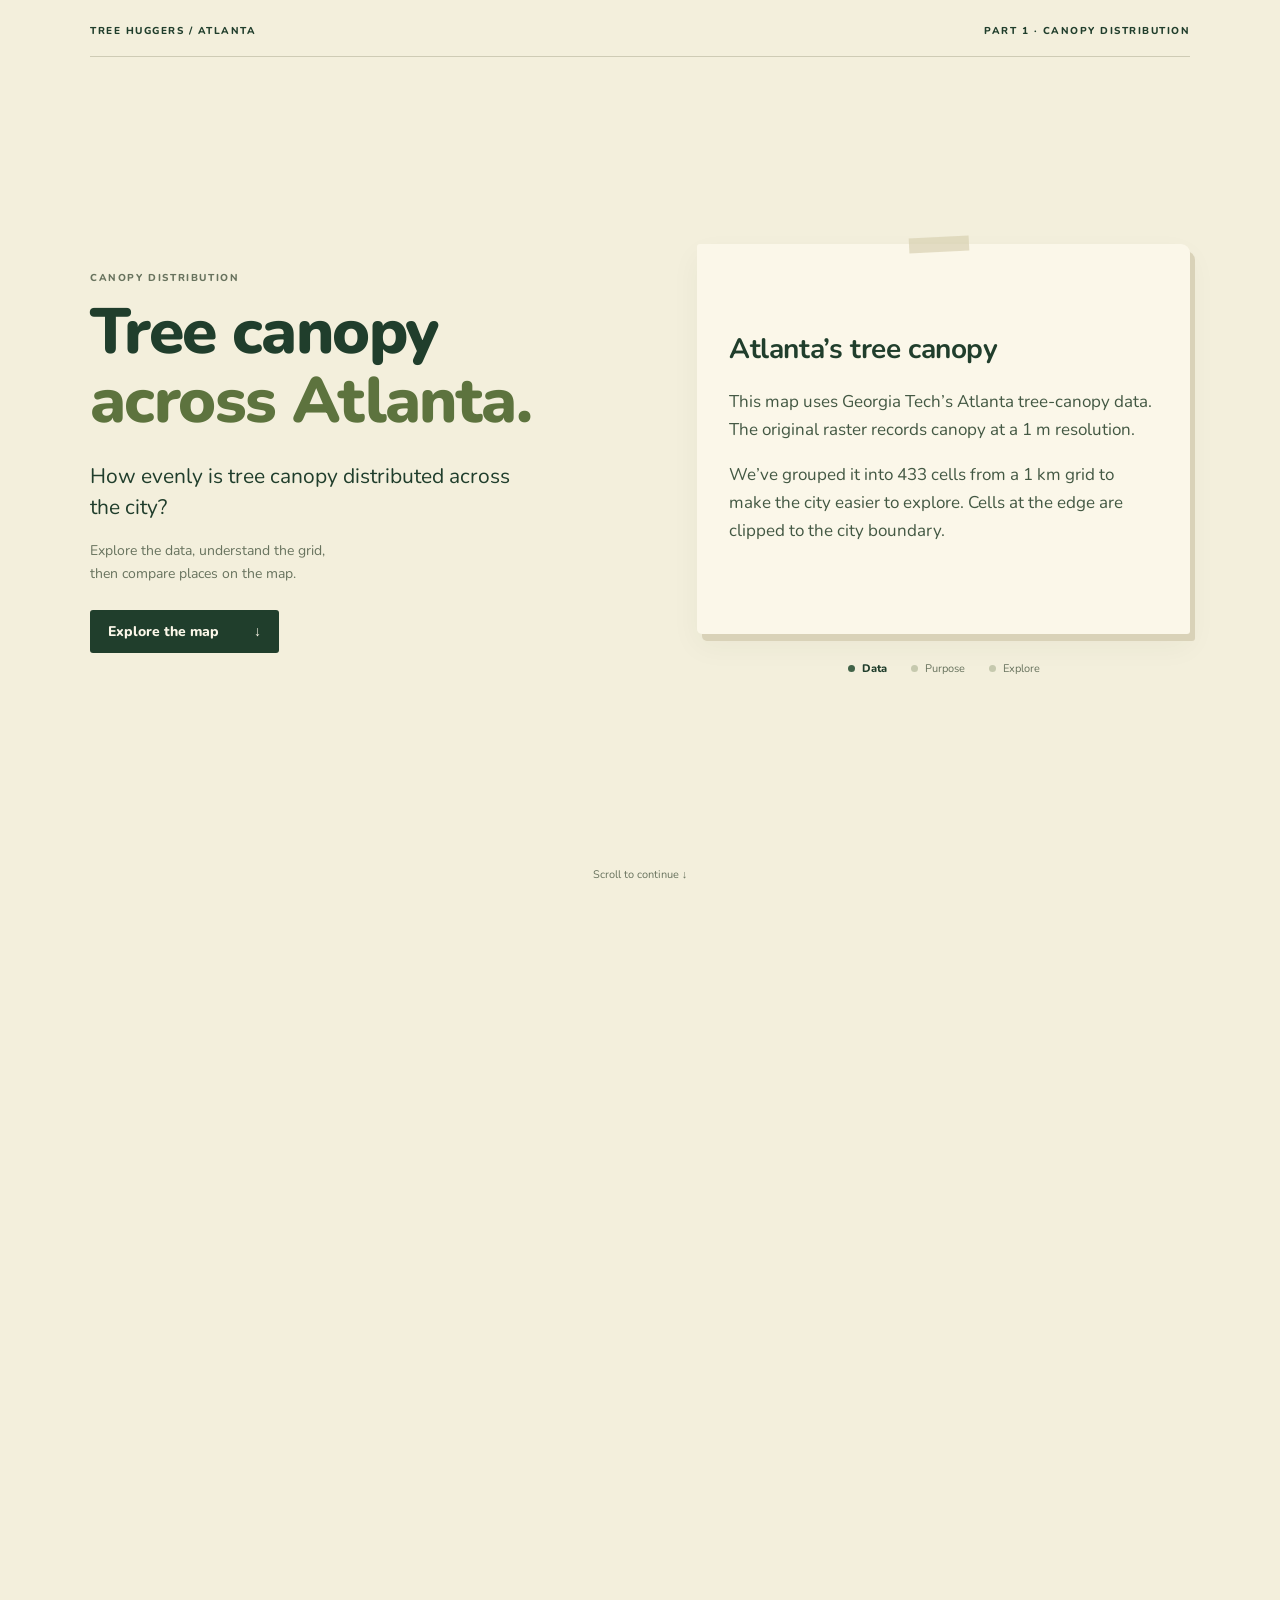
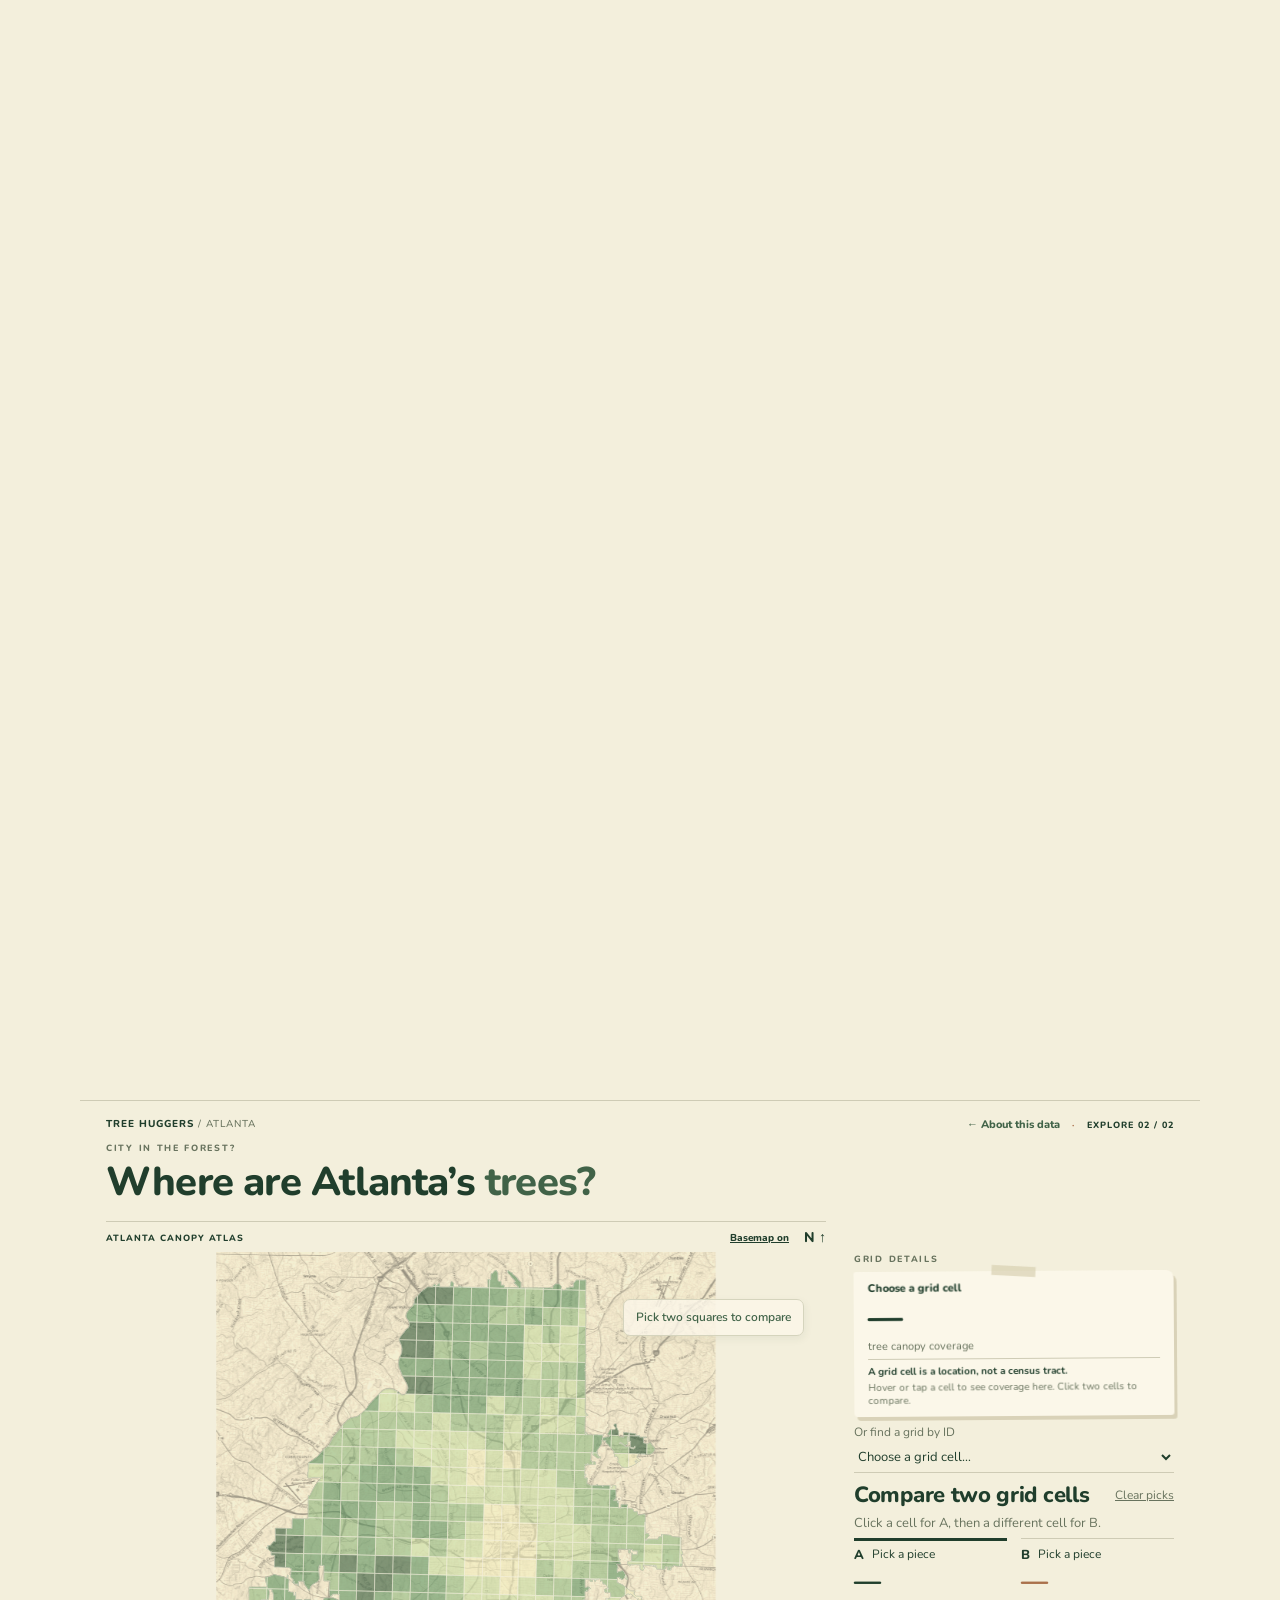
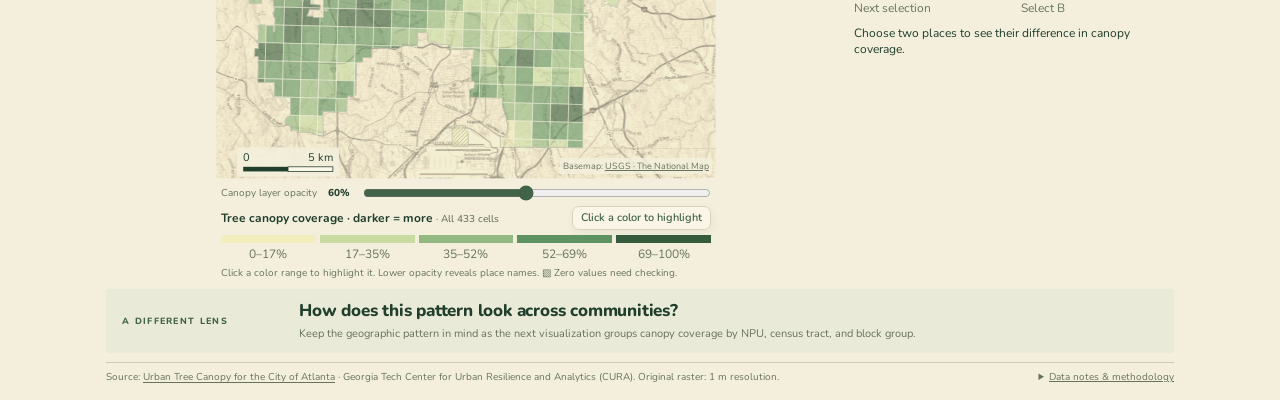
<file: prototypes/canopy-paper-map/index.html>
<!doctype html>
<html lang="en">
<head><meta charset="UTF-8"><meta name="viewport" content="width=device-width, initial-scale=1"><title>Atlanta · Tree canopy distribution</title><link rel="stylesheet" href="canopy-map.css"><script defer src="assets/d3.min.js"></script><script defer src="data.js"></script><script defer src="basemap.js"></script><script defer src="canopy-map.js"></script></head>
<body style="margin:0;background:#f3efdc">
<section id="canopy-context" class="canopy-introduction" aria-labelledby="canopy-intro-title">
 <div id="canopy-data" class="intro-scroll-stop"></div><div id="canopy-purpose" class="intro-scroll-stop"></div><div id="canopy-observe" class="intro-scroll-stop"></div>
 <div class="intro-sticky">
  <header class="intro-masthead"><span>TREE HUGGERS / ATLANTA</span><span>PART 1 · CANOPY DISTRIBUTION</span></header>
  <div class="intro-layout">
   <div class="intro-narrative"><p class="intro-kicker">CANOPY DISTRIBUTION</p><h1 id="canopy-intro-title">Tree canopy<br><em>across Atlanta.</em></h1><p class="intro-lead">How evenly is tree canopy distributed across the city?</p><p class="intro-reading-note">Explore the data, understand the grid,<br>then compare places on the map.</p><a class="explore-link" href="#canopy-chapter">Explore the map <span aria-hidden="true">↓</span></a></div>
   <div class="floating-reading">
    <div class="floating-deck" aria-label="About the canopy map">
     <article class="floating-card" data-card="0"><h2>Atlanta’s tree canopy</h2><p>This map uses Georgia Tech’s Atlanta tree-canopy data. The original raster records canopy at a 1 m resolution.</p><p>We’ve grouped it into 433 cells from a 1 km grid to make the city easier to explore. Cells at the edge are clipped to the city boundary.</p></article>
     <article class="floating-card" data-card="1" aria-hidden="true" inert><h2>Seeing the spatial pattern</h2><p>A city can look green overall while some places have much less canopy than others.</p><p>The grid keeps those places on the map, so we can see where coverage is concentrated and where the pattern changes.</p></article>
     <article class="floating-card" data-card="2" aria-hidden="true" inert><h2>How different are two places?</h2><p>Choose two cells on the map to compare their canopy coverage.</p><p>The colors show the broader pattern; the percentages show how far apart your two selected places are.</p></article>
    </div>
    <nav class="reading-progress" aria-label="Introduction topics"><a href="#canopy-data" aria-label="Read about the data" aria-current="step"><span></span>Data</a><a href="#canopy-purpose" aria-label="Read why we use a grid"><span></span>Purpose</a><a href="#canopy-observe" aria-label="Read what to notice"><span></span>Explore</a></nav>
   </div>
  </div>
  <p class="intro-scroll-note">Scroll to continue ↓</p>
 </div>
</section>
<section class="canopy-chapter" id="canopy-chapter" aria-labelledby="canopy-title">
 <header class="chapter-header"><a href="#canopy-title" class="wordmark">TREE HUGGERS <span>/ ATLANTA</span></a><span class="chapter-number"><a class="back-to-intro" href="#canopy-context">← About this data</a> <span>·</span> EXPLORE 02 / 02</span></header>
 <div class="chapter-intro"><div><p class="eyebrow">CITY IN THE FOREST?</p><h1 id="canopy-title">Where are Atlanta’s <em>trees?</em></h1></div></div>
 <div class="explorer">
  <div class="atlas">
   <div class="atlas-top"><span>ATLANTA CANOPY ATLAS</span><div class="map-tools"><button type="button" id="toggle-basemap" aria-pressed="true">Basemap on</button><span aria-label="North is up">N ↑</span></div></div>
   <div class="map-stage"><p class="interaction-nudge map-nudge" id="map-nudge">Pick two squares to compare</p><svg id="canopy-map" role="group" aria-label="Interactive canopy coverage map of Atlanta. Use arrow keys to move between grid cells and Enter to select."></svg><p class="basemap-credit" id="basemap-credit">Basemap: <a href="https://basemap.nationalmap.gov/arcgis/rest/services/USGSTopo/MapServer" target="_blank" rel="noopener noreferrer">USGS · The National Map</a></p></div>
   <div class="map-bottom"><div class="layer-opacity-control"><label for="canopy-opacity">Canopy layer opacity <output id="canopy-opacity-value" for="canopy-opacity">60%</output></label><input id="canopy-opacity" type="range" min="25" max="100" step="5" value="60" aria-label="Canopy layer opacity"></div><div class="legend-title"><span>Tree canopy coverage · darker = more <span id="filter-status" role="status">· All 433 cells</span></span><p class="interaction-nudge legend-nudge" id="legend-nudge">Click a color to highlight</p><button id="clear-filter" type="button" hidden>Show all</button></div><div id="map-legend" class="map-legend" aria-label="Filter by canopy coverage"></div><p class="legend-note">Click a color range to highlight it. Lower opacity reveals place names. ▧ Zero values need checking.</p></div>
  </div>
  <aside class="field-notes" aria-label="Grid details and comparison">
   <p class="eyebrow">GRID DETAILS</p>
   <div class="paper-note"><div class="note-top"><span id="detail-id">Choose a grid cell</span></div><p class="detail-value"><span id="detail-value">—</span><span class="percent" id="detail-unit" hidden>%</span></p><p class="value-label">tree canopy coverage</p><div class="note-bottom"><span id="detail-location">A grid cell is a location, not a census tract.</span><p id="detail-status">Hover or tap a cell to see coverage here. Click two cells to compare.</p></div></div>
   <label class="grid-picker-label" for="grid-picker">Or find a grid by ID</label><select id="grid-picker"><option value="">Choose a grid cell…</option></select>
   <div class="comparison"><div class="comparison-header"><h2>Compare two grid cells</h2><button id="reset-selection" type="button">Clear picks</button></div><p class="compare-instruction" id="selection-instruction">Select a cell for A, then another for B.</p>
    <div class="compare-slots"><button type="button" class="compare-slot" id="slot-a" aria-pressed="true"><span class="slot-label"><span class="slot-letter">A</span><span id="a-id">Pick a piece</span></span><strong id="a-value">—</strong><span class="slot-action" id="a-action">Next selection</span></button><button type="button" class="compare-slot" id="slot-b" aria-pressed="false"><span class="slot-label"><span class="slot-letter">B</span><span id="b-id">Pick a piece</span></span><strong id="b-value">—</strong><span class="slot-action" id="b-action">Select second</span></button></div>
    <div class="comparison-bars" id="comparison-bars" hidden><div class="bar-row"><span>A</span><div class="bar-track"><div id="bar-a"></div></div><span id="bar-value-a"></span></div><div class="bar-row"><span>B</span><div class="bar-track"><div id="bar-b"></div></div><span id="bar-value-b"></span></div><div class="bar-axis"><span>0%</span><span>100%</span></div></div>
    <p class="comparison-result" id="comparison-result" aria-live="polite">Choose two places to see their difference in canopy coverage.</p>
   </div>
  </aside>
 </div>
 <section class="story-bridge" aria-labelledby="bridge-title"><div class="bridge-label">A DIFFERENT LENS</div><div><h2 id="bridge-title">How does this pattern look across communities?</h2><p>Keep the geographic pattern in mind as the next visualization groups canopy coverage by NPU, census tract, and block group.</p></div></section>
 <footer class="data-footer"><p>Source: <a href="https://geospatial.gatech.edu/AtlantaUTC/" target="_blank" rel="noopener noreferrer">Urban Tree Canopy for the City of Atlanta</a> · Georgia Tech Center for Urban Resilience and Analytics (CURA). Original raster: 1 m resolution.</p><details><summary>Data notes & methodology</summary><div><p>This map displays 433 supplied polygons. The original grid spacing is 1,000 m in the source projected coordinates; displayed polygons are clipped to the city boundary. A grid cell is not a census tract or a named neighborhood.</p><p><strong>Calculation basis requires confirmation.</strong> The team reports a full 1 km² denominator. However, the supplied <code>canopy_pct</code> and <code>canopy_pct_final</code> fields differ: grid 16 reports 0.456% and 53.83%, respectively. This version displays the final field without recalculation. Do not interpret it as a verified whole-cell or clipped-area measure until the original calculation is confirmed.</p><p>Five cells report 0% while <code>canopymean</code> is null: 323, 324, 350, 351, 586. They retain their reported values and carry hatching. Zero canopy and unavailable raster data have not yet been distinguished. Comparisons involving these cells carry a verification note.</p><p>Source attribution was supplied by the team: Urban Tree Canopy for the City of Atlanta, Georgia Tech Center for Urban Resilience and Analytics (CURA); original raster resolution 1 m. The 1 km grid aggregation is the team’s processing, not the original raster resolution. Display field: canopy_pct_final. Values are displayed to one decimal place; differences use original precision. Grid IDs and row/column indices come directly from the team export. Coverage is not a direct measure of shade experienced by residents.</p></div></details></footer>
 <p class="sr-only" id="map-announcement" aria-live="polite"></p>
</section>
</body></html>
</file>
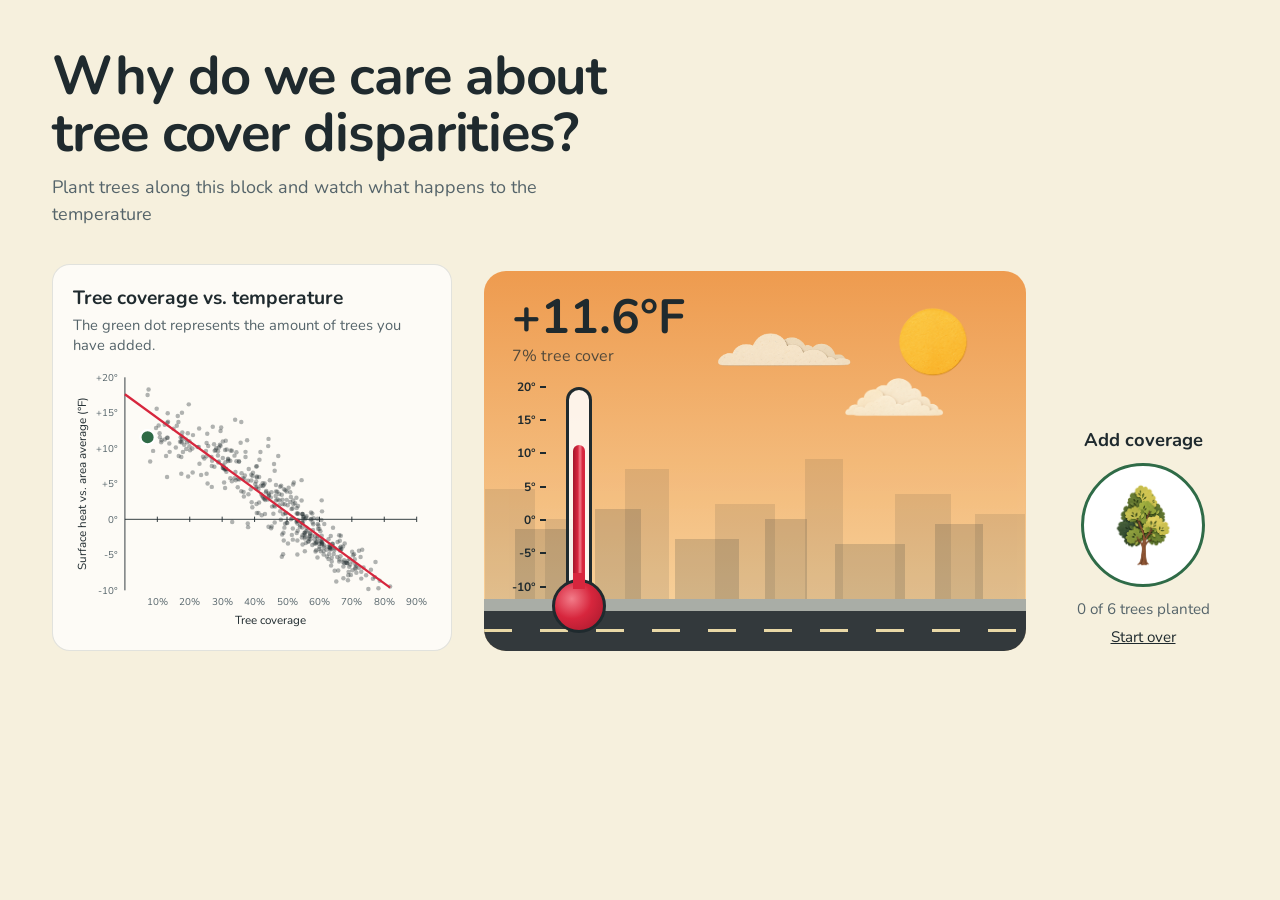
<file: prototypes/Tree-viz copy/index.html>
<!DOCTYPE html>
<html lang="en">
<head>
  <meta charset="UTF-8">
  <meta name="viewport" content="width=device-width, initial-scale=1">
  <title>Trees and Street Heat</title>
  <!-- pull fonts from Google fonts. Using Bricolage Grotesque for headings and Atkinson Hyperlegible for body text -->
  <link rel="preconnect" href="https://fonts.googleapis.com">
  <link rel="preconnect" href="https://fonts.gstatic.com" crossorigin>
  <link href="https://fonts.googleapis.com/css2?family=Nunito:wght@400;700&display=swap" rel="stylesheet">
  <style>
    /* Colors and fonts used across the page, defined once */
:root {
  --ink: #1F2A2E;
  --ink-soft: #55646A;
  --mercury: #D7263D;
  --mercury-dark: #A3172B;
  --mercury-light: #F27C89;
  --canopy: #2F6B47;
  --asphalt: #33393C;
  --sidewalk: #A9ADA6;
  --display: "Nunito", system-ui, sans-serif;
  --body: "Nunito", system-ui, sans-serif;
}

* { box-sizing: border-box; }

body {
  margin: 0;
  min-height: 100vh;
  font-family: var(--body);
  color: var(--ink);
  background-color: #F6F0DD;
}

.page {
  max-width: 1240px;
  margin: 0 auto;
  padding: 48px 32px;
}

h1 {
  font-family: var(--display);
  font-weight: 700;
  font-size: clamp(2rem, 4.5vw, 3.4rem);
  line-height: 1.05;
  letter-spacing: -0.02em;
  margin: 0 0 12px;
  max-width: 18ch;
}
.intro {
  font-size: 1.125rem;
  line-height: 1.5;
  color: var(--ink-soft);
  margin: 0 0 36px;
  max-width: 52ch;
}

/* The row: chart | scene | controls */
.stage {
  display: flex;
  align-items: flex-end;
  gap: 32px;
}

/* The add-tree control */
.controls {
  flex: 0 0 170px;
  text-align: center;
}
.controls .prompt {
  font-family: var(--display);
  font-weight: 700;
  font-size: 1.15rem;
  line-height: 1.2;
  margin: 0 0 12px;
}
#add-tree {
  width: 124px;
  height: 124px;
  padding: 16px;
  border-radius: 50%;
  background: #FFFFFF;
  border: 3px solid var(--canopy);
  cursor: pointer;
  transition: transform 0.15s ease, background 0.15s ease;
}
#add-tree img,
#add-tree svg {
  width: 100%;
  height: 100%;
  object-fit: contain;
  display: block;
}
#add-tree:hover  { background: #EEF6F0; transform: translateY(-2px); }
#add-tree:active { transform: scale(0.96); }
#add-tree:disabled {
  opacity: 0.45;
  cursor: not-allowed;
  transform: none;
  background: #FFFFFF;
}
#count {
  margin: 12px 0 4px;
  font-size: 0.95rem;
  color: var(--ink-soft);
}
#reset {
  font: inherit;
  font-size: 0.95rem;
  color: var(--ink);
  background: none;
  border: none;
  text-decoration: underline;
  cursor: pointer;
  padding: 4px;
}

/* Visible focus rings for keyboard users */
button:focus-visible {
  outline: 3px solid var(--canopy);
  outline-offset: 3px;
}

/* Street Scene */
.scene{ /* .something indicates "every element with class=something" */
    position: relative; /* frame of reference for every layer inside of the scene */
    flex: 1 1 560px;
    min-width: 0;
    max-width: 560px;
    height: 380px;
    border-radius: 22px;
    overflow: hidden; /* crop anything that sticks out of the scene */
}
.sky {
    position: absolute;
    inset: 0; /* 0 means touch all 4 edges so the sky fills the whole scene */
    transition: opacity 1.2s ease;
}
.sky-hot { background: linear-gradient(#EE9B4F, #F8D7A3); }
.sky-cool { background: linear-gradient(#C4E2EA, #EEF5EF); opacity: 0; } /* set opacity = 0 to start so we can transition to cool sky later */

#sun { /* #something indicates "the one element w id=something" */
    position: absolute;
    top: 34px;
    right: 56px;
    width: 74px;
    height: 74px;
    border-radius: 50%; /* turns the sun from a 74x74 px square into a circle by rounding its corners. at 50%, each corner curves halfway along each side --> circle */
    background: url("11_Sun.png") center / contain no-repeat;
    transition: box-shadow 1.2s ease; /* says that whenever the box-shadow chages, animate it over 1.2 seconds instead of jumping */
        /* box-shadow is the glow around the sun */
        /* 1.2s is how long each change takes, and "ease" makes this change start gently, speed up, then slow down again */
}
/* Clouds */
.cloud {
    position: absolute;
    height: auto;          /* keeps each picture's shape as its width changes */
    pointer-events: none;  /* clicks pass straight through */
}
.cloud-1 { top: 40px;  left: 230px; width: 140px; }
.cloud-2 { top: 100px; left: 360px; width: 100px; }
.skyline {
    position: absolute; /* lets us place the skyline with exact distances from the scenes edges (bc scene has position: relative) */
    left: 0; /* left edge of skyline goes at left edge of the scene */
    bottom: 52px;
    width: 100%;
    height: 150px;
}
.ground {
    position: absolute;
    left: 0;
    right: 0;
    bottom: 0;
    height: 52px;
    background: var(--asphalt); /* set fill color saved under the name "--asphalt", which is define above at the root */
}
.ground::before { /* sidewalk */
    /* before:: and after:: add extra decorative layers to one layer without more html. */
    content: "";
    position: absolute;
    top: 0; left: 0; right: 0;
    height: 12px;
    background: var(--sidewalk);
}
.ground::after { /* painted lane line */
  content: "";
  position: absolute;
  top: 30px; left: 0; right: 0;
  height: 3px;
  background: repeating-linear-gradient(90deg, #E9D8A6 0 28px, transparent 28px 56px);
}
/* trees on the sidewalk */
#tree-layer {
    position: absolute;
    left: 0;
    right: 0;
    bottom: 42px;
    top: 0;
    pointer-events: none;
}

/* Temperature readout */
.readout {
    position: absolute;
    top: 22px;
    left: 28px;
    z-index: 6; /* sets stacking order. So 6 would come after, say, 2 */
}
#temp-readout {
    font-family: var(--display);
    font-weight: 700; /* 700 is bold */
    font-size: 3rem; /* 3 times the page's base text size */
    line-height: 1; /* each line takes up 1x the font size worth of vertical space */
    font-variant-numeric: tabular-nums; /* makes every digit the same width so they don't shift as numbers change */
}
#cover-readout {
    margin-top: 4px;
    font-size: 1rem;
    opacity: 0.75;
}

/* Thermometer */
.thermo {
    position: absolute;
    left: 28px;
    bottom: 18px;
    z-index: 5;
    display: flex; /* turns thermo into a "flex container": direct children are laid out from left to right, not top to bottom. Its two children are class="scale" and class="glass" */
    align-items: flex-end; /* where the children sit vertically when they're diff heights. flex-end lines up bottom edges */
    gap: 6px; /* put 6px of speace btwn the children, so the tick marks don't touch the glass */
}
.scale {
    position: relative;
    width: 34px;
    height: 200px;
    margin-bottom: 46px;   /* lines the labels up with the tube, not the bulb */
}
.scale span{
    position: absolute;
    right: 0;
    transform: translateY(50%); /* move an element after it has been placed without disturbing other elems around it. This is used for centering the labels */
    font-size: 12px;
    font-weight: 700;
    display: flex;
    align-items: center;
    gap: 4px;
}
.scale span::after{
    content:"";
    width: 6px;
    height: 2px;
    background: var(--ink);
}
.glass {
    width: 54px;
}
.tube {
    position: relative;
    width: 26px;
    height: 200px;
    margin: 0 auto;
    background: rgba(255, 255, 255, 0.85);
    border: 3px solid var(--ink);
    border-bottom: 0;
    border-radius: 13px 13px 0 0;
    overflow: hidden;
}
#mercury {
    position: absolute;
    bottom: 0;
    left: 4px;
    right: 4px;
    height: 75%;
    border-radius: 7px 7px 0 0;
    background: linear-gradient(90deg, var(--mercury-dark), var(--mercury) 40%, var(--mercury-light) 58%, var(--mercury) 80%); /* make the flat color look round */
        /* 90deg makes the colors blend side-to-side */
        /* colors stops have the colors in order with their position across the columns width */
    transition: height 1s linear;
}
.bulb {
    position: relative;
    width: 54px;
    height: 54px;
    margin-top: -8px;
    border-radius: 50%;
    border: 3px solid var(--ink);
    background: radial-gradient(circle at 35% 35%, var(--mercury-light), var(--mercury) 45%, var(--mercury-dark));
}
.bulb::before { /* use ::before for things that belong at the start or underneath, and ::after for things that belong at the end or on top. When positioning is absolute and nothing overlaps, pick either one */
    /* joins the red column into the bulb */
    content: "";
    position: absolute;
    top: -9px;
    left: 50%;
    width: 12px;
    height: 16px;
    transform: translateX(-50%);
    background: var(--mercury);
} 

/* Trees */
.tree {
    position: absolute;
    bottom: 0;
    transform: translateX(-50%);
    transform-origin: bottom center;
    animation: plant 0.6s cubic-bezier(0.2, 0.9, 0.3, 1.2);
}
.tree img,
.tree svg {
    display: block;
    width: 100%;
    height: auto;
}
@keyframes plant { /* grow each new tree from sizo 0 to fill size over 0.6 secs */
  from { transform: translateX(-50%) scale(0); }
  to   { transform: translateX(-50%) scale(1); }
}

/* Scatterplot panel */
#chart-panel {
  flex-shrink: 0;   /* keeps the chart from getting squeezed narrower */
}

.chart-inner {
  width: 400px;
  padding: 20px 20px 12px;
  background: rgba(255, 255, 255, 0.72);
  border: 1px solid rgba(31, 42, 46, 0.12);
  border-radius: 18px;
}
.chart-inner h2 {
  font-family: var(--display);
  font-size: 1.2rem;
  margin: 0 0 4px;
}
.chart-inner p {
  margin: 0 0 8px;
  font-size: 0.92rem;
  color: var(--ink-soft);
}
@media (max-width: 1250px) {
  .stage { flex-wrap: wrap; }
  .scene { flex-basis: 100%; }
}
@media (max-width: 700px) {
  .page { padding: 32px 16px 120px; }
  .scene { height: 340px; }
  .chart-inner { width: calc(100vw - 32px); max-width: 400px; }
  #chart-panel { max-width: 100%; }
}

  </style>
</head> 

<body>
  <div class="page">
    <h1>Why do we care about tree cover disparities?</h1>
    <p class="intro">Plant trees along this block and watch what happens to the temperature</p>

    <div class="stage">
        <!-- Left: scatterplot, hidden until revealed w button-->
        <div id="chart-panel">
            <div class="chart-inner">
                <h2>Tree coverage vs. temperature</h2>
                <p>The green dot represents the amount of trees you have added.</p>
                <div id="chart"></div>
            </div>
        </div>

        <!-- Middle: street scene -->
        <div class="scene">
            <div class="sky sky-hot"></div>
            <div class="sky sky-cool" id="sky-cool"></div>
            <div id="sun"></div>
            <img class="cloud cloud-1" src="Cloud_02_Low.png" alt="">
            <img class="cloud cloud-2" src="10_Cloud.png" alt="">

        <!-- City skyline silouhette-->
        <svg class="skyline" viewBox="0 0 560 150" preserveAspectRatio="xMidYMax slice"> <!--viewBox is where we see the street scene (x, y position, then width and height) -->
            <g fill="#1F2A2E" opacity="0.10"> <!-- make the back layer of buildings -->
                <rect x="10"  y="40" width="50" height="110"/>
                <rect x="70"  y="70" width="40" height="80"/>
                <rect x="150" y="20" width="44" height="130"/>
                <rect x="240" y="55" width="60" height="95"/>
                <rect x="330" y="10" width="38" height="140"/>
                <rect x="420" y="45" width="56" height="105"/>
                <rect x="500" y="65" width="50" height="85"/>        
            </g>
            <g fill="#1F2A2E" opacity="0.16"> <!-- front layer -->
                <rect x="40"  y="80"  width="58" height="70"/>
                <rect x="120" y="60"  width="46" height="90"/>
                <rect x="200" y="90"  width="64" height="60"/>
                <rect x="290" y="70"  width="42" height="80"/>
                <rect x="360" y="95"  width="70" height="55"/>
                <rect x="460" y="75"  width="48" height="75"/>
            </g>
        </svg>

        <div id="tree-layer"></div>
        <div class="ground"></div>

        <!-- Thermometer -->
        <div class="readout">
            <div id="temp-readout">+14.3°F</div>
            <div id="cover-readout">10% tree cover</div>
        </div>

        <div class="thermo">
            <div class="scale" id="scale"></div>
            <div class="glass">
                <div class="tube"><div id="mercury"></div></div>
                <div class="bulb"></div>
            </div>
        </div>
        </div>

        <!-- Right: add-tree button-->
        <div class="controls">
            <p class="prompt">Add coverage</p>
            <button id="add-tree"></button>
            <p id="count">0 of 8 trees planted</p>
            <button id="reset">Start over</button>
        </div>

    </div>
  </div>

  <script> // list of instructions the browser runs from top to bottom
  // ---------- REAL DATA: City of Atlanta, Tree Equity Score (American Forests) ----------
  // 434 census block groups. coverage = treecanopy x 100 (%).
  // temp = temp_diff: summer heat compared with the Atlanta-area average
  //        (positive = hotter than average, negative = cooler).
 
  // Thermometer and chart scale (covers every block group: -9.8 to 18.3)
  const THERMO_MIN = -10;
  const THERMO_MAX = 20;

  const scatterData = [
    { coverage: 7.0, temp: 17.50 },
    { coverage: 7.3, temp: 18.27 },
    { coverage: 7.8, temp: 8.14 },
    { coverage: 8.7, temp: 9.64 },
    { coverage: 9.6, temp: 12.85 },
    { coverage: 9.8, temp: 15.57 },
    { coverage: 10.4, temp: 13.23 },
    { coverage: 10.7, temp: 12.13 },
    { coverage: 10.8, temp: 11.57 },
    { coverage: 11.2, temp: 10.86 },
    { coverage: 11.3, temp: 11.14 },
    { coverage: 12.3, temp: 11.23 },
    { coverage: 12.3, temp: 13.31 },
    { coverage: 12.7, temp: 8.91 },
    { coverage: 13.0, temp: 5.95 },
    { coverage: 13.0, temp: 11.50 },
    { coverage: 13.1, temp: 13.60 },
    { coverage: 13.2, temp: 11.49 },
    { coverage: 13.2, temp: 14.93 },
    { coverage: 13.3, temp: 13.73 },
    { coverage: 13.7, temp: 10.67 },
    { coverage: 13.8, temp: 9.50 },
    { coverage: 15.0, temp: 12.76 },
    { coverage: 15.7, temp: 10.12 },
    { coverage: 16.0, temp: 13.17 },
    { coverage: 16.3, temp: 14.54 },
    { coverage: 16.5, temp: 13.71 },
    { coverage: 16.6, temp: 8.92 },
    { coverage: 17.0, temp: 10.91 },
    { coverage: 17.2, temp: 11.57 },
    { coverage: 17.4, temp: 6.43 },
    { coverage: 17.4, temp: 8.77 },
    { coverage: 17.4, temp: 10.99 },
    { coverage: 17.5, temp: 10.83 },
    { coverage: 17.6, temp: 11.30 },
    { coverage: 17.6, temp: 15.01 },
    { coverage: 17.6, temp: 11.71 },
    { coverage: 17.7, temp: 12.23 },
    { coverage: 17.9, temp: 9.47 },
    { coverage: 18.3, temp: 10.49 },
    { coverage: 18.8, temp: 11.24 },
    { coverage: 18.9, temp: 9.89 },
    { coverage: 19.2, temp: 10.87 },
    { coverage: 19.4, temp: 12.12 },
    { coverage: 19.5, temp: 6.04 },
    { coverage: 19.7, temp: 16.19 },
    { coverage: 19.9, temp: 11.01 },
    { coverage: 19.9, temp: 10.29 },
    { coverage: 20.1, temp: 9.74 },
    { coverage: 20.8, temp: 9.98 },
    { coverage: 20.9, temp: 6.61 },
    { coverage: 21.0, temp: 11.86 },
    { coverage: 22.4, temp: 10.17 },
    { coverage: 22.8, temp: 10.18 },
    { coverage: 22.9, temp: 12.80 },
    { coverage: 23.0, temp: 7.82 },
    { coverage: 23.5, temp: 6.25 },
    { coverage: 24.1, temp: 8.81 },
    { coverage: 24.5, temp: 8.55 },
    { coverage: 25.0, temp: 9.62 },
    { coverage: 25.2, temp: 10.76 },
    { coverage: 25.2, temp: 8.87 },
    { coverage: 25.2, temp: 6.42 },
    { coverage: 25.4, temp: 12.06 },
    { coverage: 25.5, temp: 5.04 },
    { coverage: 25.7, temp: 10.33 },
    { coverage: 26.7, temp: 8.77 },
    { coverage: 26.8, temp: 4.57 },
    { coverage: 26.8, temp: 7.51 },
    { coverage: 26.9, temp: 8.26 },
    { coverage: 27.1, temp: 13.03 },
    { coverage: 27.5, temp: 10.58 },
    { coverage: 27.6, temp: 7.41 },
    { coverage: 27.7, temp: 9.67 },
    { coverage: 28.0, temp: 9.75 },
    { coverage: 28.2, temp: 10.06 },
    { coverage: 28.7, temp: 9.60 },
    { coverage: 28.7, temp: 8.99 },
    { coverage: 28.8, temp: 8.00 },
    { coverage: 29.0, temp: 8.16 },
    { coverage: 29.0, temp: 10.13 },
    { coverage: 29.3, temp: 10.50 },
    { coverage: 29.5, temp: 10.36 },
    { coverage: 29.5, temp: 12.44 },
    { coverage: 29.7, temp: 12.94 },
    { coverage: 30.1, temp: 7.65 },
    { coverage: 30.2, temp: 10.96 },
    { coverage: 30.2, temp: 8.63 },
    { coverage: 30.2, temp: 7.24 },
    { coverage: 30.3, temp: 7.28 },
    { coverage: 30.5, temp: 7.49 },
    { coverage: 30.6, temp: 5.18 },
    { coverage: 30.6, temp: 7.28 },
    { coverage: 30.7, temp: 7.07 },
    { coverage: 30.9, temp: 4.40 },
    { coverage: 30.9, temp: 7.02 },
    { coverage: 30.9, temp: 9.77 },
    { coverage: 31.0, temp: 8.04 },
    { coverage: 31.1, temp: 11.08 },
    { coverage: 31.2, temp: 7.06 },
    { coverage: 31.2, temp: 7.11 },
    { coverage: 31.3, temp: 6.70 },
    { coverage: 31.4, temp: 9.85 },
    { coverage: 31.8, temp: 8.52 },
    { coverage: 31.9, temp: 8.43 },
    { coverage: 31.9, temp: 8.20 },
    { coverage: 32.5, temp: 8.24 },
    { coverage: 32.5, temp: 5.79 },
    { coverage: 32.6, temp: 9.69 },
    { coverage: 33.0, temp: 9.66 },
    { coverage: 33.0, temp: 5.37 },
    { coverage: 33.1, temp: -0.37 },
    { coverage: 33.8, temp: 5.79 },
    { coverage: 33.8, temp: 8.97 },
    { coverage: 34.0, temp: 14.03 },
    { coverage: 34.1, temp: 6.65 },
    { coverage: 34.2, temp: 5.49 },
    { coverage: 34.4, temp: 9.46 },
    { coverage: 34.4, temp: 8.19 },
    { coverage: 34.8, temp: 4.53 },
    { coverage: 34.9, temp: 5.67 },
    { coverage: 35.2, temp: 8.14 },
    { coverage: 35.2, temp: 8.14 },
    { coverage: 35.3, temp: 5.62 },
    { coverage: 35.7, temp: 10.77 },
    { coverage: 35.9, temp: 13.71 },
    { coverage: 35.9, temp: 3.95 },
    { coverage: 36.0, temp: 6.49 },
    { coverage: 36.3, temp: 5.79 },
    { coverage: 36.6, temp: 3.84 },
    { coverage: 36.7, temp: 3.21 },
    { coverage: 36.8, temp: 5.72 },
    { coverage: 37.0, temp: 6.16 },
    { coverage: 37.2, temp: 9.50 },
    { coverage: 37.2, temp: 8.79 },
    { coverage: 37.7, temp: 11.13 },
    { coverage: 37.9, temp: -0.60 },
    { coverage: 38.0, temp: -1.10 },
    { coverage: 38.0, temp: 5.44 },
    { coverage: 38.1, temp: 3.54 },
    { coverage: 38.2, temp: 7.08 },
    { coverage: 38.8, temp: 4.23 },
    { coverage: 39.0, temp: 5.46 },
    { coverage: 39.0, temp: 6.29 },
    { coverage: 39.1, temp: 2.42 },
    { coverage: 39.3, temp: 1.69 },
    { coverage: 39.4, temp: 6.09 },
    { coverage: 39.5, temp: 6.56 },
    { coverage: 40.2, temp: 4.96 },
    { coverage: 40.5, temp: 4.38 },
    { coverage: 40.5, temp: 5.31 },
    { coverage: 40.5, temp: 7.45 },
    { coverage: 40.6, temp: 4.60 },
    { coverage: 40.6, temp: 2.16 },
    { coverage: 40.7, temp: 5.88 },
    { coverage: 40.7, temp: 0.89 },
    { coverage: 40.7, temp: 7.46 },
    { coverage: 40.7, temp: 6.03 },
    { coverage: 41.2, temp: 0.90 },
    { coverage: 41.2, temp: 4.26 },
    { coverage: 41.4, temp: 5.96 },
    { coverage: 41.4, temp: 2.38 },
    { coverage: 41.5, temp: 8.39 },
    { coverage: 41.8, temp: 9.49 },
    { coverage: 41.9, temp: 4.73 },
    { coverage: 42.1, temp: 3.49 },
    { coverage: 42.2, temp: 0.58 },
    { coverage: 42.4, temp: 3.30 },
    { coverage: 42.5, temp: 5.10 },
    { coverage: 42.5, temp: 4.68 },
    { coverage: 42.6, temp: 3.07 },
    { coverage: 42.8, temp: 4.81 },
    { coverage: 43.0, temp: 2.87 },
    { coverage: 43.1, temp: 5.06 },
    { coverage: 43.1, temp: 2.95 },
    { coverage: 43.2, temp: 0.75 },
    { coverage: 43.3, temp: 2.71 },
    { coverage: 43.5, temp: 3.80 },
    { coverage: 43.6, temp: 4.00 },
    { coverage: 44.1, temp: 2.78 },
    { coverage: 44.2, temp: 10.31 },
    { coverage: 44.3, temp: -1.03 },
    { coverage: 44.3, temp: 11.33 },
    { coverage: 44.3, temp: 3.64 },
    { coverage: 44.4, temp: 3.44 },
    { coverage: 44.4, temp: 3.29 },
    { coverage: 44.7, temp: 5.51 },
    { coverage: 45.0, temp: 3.09 },
    { coverage: 45.1, temp: -1.27 },
    { coverage: 45.2, temp: 3.80 },
    { coverage: 45.3, temp: -1.00 },
    { coverage: 45.4, temp: 1.79 },
    { coverage: 45.8, temp: 0.77 },
    { coverage: 46.0, temp: 1.95 },
    { coverage: 46.0, temp: 7.79 },
    { coverage: 46.2, temp: -0.44 },
    { coverage: 46.2, temp: 6.84 },
    { coverage: 46.3, temp: 1.82 },
    { coverage: 46.5, temp: 3.28 },
    { coverage: 46.6, temp: 3.93 },
    { coverage: 46.6, temp: 4.83 },
    { coverage: 46.6, temp: 2.65 },
    { coverage: 47.0, temp: 3.89 },
    { coverage: 47.1, temp: 2.80 },
    { coverage: 47.3, temp: 8.93 },
    { coverage: 47.6, temp: 3.57 },
    { coverage: 47.6, temp: 1.98 },
    { coverage: 47.7, temp: 2.64 },
    { coverage: 47.9, temp: 4.59 },
    { coverage: 47.9, temp: 1.13 },
    { coverage: 48.1, temp: -0.07 },
    { coverage: 48.2, temp: 4.72 },
    { coverage: 48.4, temp: 3.46 },
    { coverage: 48.4, temp: -5.27 },
    { coverage: 48.5, temp: -2.13 },
    { coverage: 48.6, temp: 2.76 },
    { coverage: 48.7, temp: 2.17 },
    { coverage: 48.8, temp: -4.93 },
    { coverage: 48.8, temp: 0.72 },
    { coverage: 48.9, temp: -1.88 },
    { coverage: 49.0, temp: -2.98 },
    { coverage: 49.1, temp: 4.23 },
    { coverage: 49.2, temp: -1.17 },
    { coverage: 49.3, temp: 2.13 },
    { coverage: 49.4, temp: -0.63 },
    { coverage: 49.5, temp: 0.85 },
    { coverage: 49.5, temp: 4.10 },
    { coverage: 49.7, temp: 0.85 },
    { coverage: 49.9, temp: 3.91 },
    { coverage: 49.9, temp: -0.47 },
    { coverage: 49.9, temp: 2.74 },
    { coverage: 50.1, temp: -0.53 },
    { coverage: 50.2, temp: 1.97 },
    { coverage: 50.3, temp: -3.39 },
    { coverage: 50.5, temp: 4.44 },
    { coverage: 51.0, temp: 2.45 },
    { coverage: 51.0, temp: 3.82 },
    { coverage: 51.2, temp: 0.02 },
    { coverage: 51.2, temp: 3.16 },
    { coverage: 51.4, temp: 1.47 },
    { coverage: 51.5, temp: -2.19 },
    { coverage: 51.6, temp: 0.14 },
    { coverage: 51.7, temp: 1.52 },
    { coverage: 51.8, temp: -1.29 },
    { coverage: 51.8, temp: -2.86 },
    { coverage: 51.9, temp: 2.66 },
    { coverage: 51.9, temp: 4.91 },
    { coverage: 52.0, temp: 2.11 },
    { coverage: 52.1, temp: 5.19 },
    { coverage: 52.5, temp: 2.28 },
    { coverage: 52.9, temp: 3.04 },
    { coverage: 52.9, temp: -0.33 },
    { coverage: 53.0, temp: 1.60 },
    { coverage: 53.0, temp: -1.91 },
    { coverage: 53.0, temp: 0.83 },
    { coverage: 53.1, temp: -0.17 },
    { coverage: 53.2, temp: -2.99 },
    { coverage: 53.2, temp: -0.58 },
    { coverage: 53.2, temp: -0.22 },
    { coverage: 53.2, temp: -4.94 },
    { coverage: 53.3, temp: -1.62 },
    { coverage: 53.3, temp: -0.10 },
    { coverage: 53.3, temp: 0.83 },
    { coverage: 53.4, temp: 1.87 },
    { coverage: 53.4, temp: 0.79 },
    { coverage: 54.0, temp: -0.83 },
    { coverage: 54.0, temp: -1.10 },
    { coverage: 54.5, temp: 2.65 },
    { coverage: 54.5, temp: 5.52 },
    { coverage: 54.6, temp: -0.42 },
    { coverage: 54.6, temp: -2.56 },
    { coverage: 54.7, temp: 0.75 },
    { coverage: 54.7, temp: -0.49 },
    { coverage: 54.7, temp: -1.14 },
    { coverage: 54.8, temp: -3.54 },
    { coverage: 54.8, temp: -2.24 },
    { coverage: 54.8, temp: 0.76 },
    { coverage: 54.8, temp: 0.70 },
    { coverage: 54.9, temp: -0.51 },
    { coverage: 55.0, temp: 0.38 },
    { coverage: 55.0, temp: 0.08 },
    { coverage: 55.2, temp: 0.33 },
    { coverage: 55.4, temp: -1.88 },
    { coverage: 55.4, temp: -2.18 },
    { coverage: 55.5, temp: 0.01 },
    { coverage: 55.5, temp: -4.50 },
    { coverage: 55.5, temp: -2.70 },
    { coverage: 55.5, temp: -1.92 },
    { coverage: 55.6, temp: -2.47 },
    { coverage: 55.8, temp: -1.72 },
    { coverage: 55.8, temp: -3.35 },
    { coverage: 55.9, temp: 0.23 },
    { coverage: 56.0, temp: -1.18 },
    { coverage: 56.0, temp: 0.44 },
    { coverage: 56.3, temp: -1.58 },
    { coverage: 56.5, temp: -3.16 },
    { coverage: 56.7, temp: -3.08 },
    { coverage: 56.8, temp: -2.47 },
    { coverage: 56.8, temp: -2.74 },
    { coverage: 57.0, temp: -1.95 },
    { coverage: 57.1, temp: -2.30 },
    { coverage: 57.2, temp: -1.99 },
    { coverage: 57.3, temp: -2.81 },
    { coverage: 57.3, temp: -0.02 },
    { coverage: 57.4, temp: 0.95 },
    { coverage: 57.5, temp: 0.06 },
    { coverage: 57.7, temp: -2.30 },
    { coverage: 57.8, temp: -3.60 },
    { coverage: 57.8, temp: 0.83 },
    { coverage: 57.9, temp: -0.44 },
    { coverage: 58.0, temp: -1.50 },
    { coverage: 58.1, temp: -0.69 },
    { coverage: 58.2, temp: 0.15 },
    { coverage: 58.5, temp: -3.39 },
    { coverage: 58.6, temp: -2.84 },
    { coverage: 58.7, temp: -2.36 },
    { coverage: 58.8, temp: -4.52 },
    { coverage: 58.9, temp: -3.42 },
    { coverage: 59.0, temp: -4.35 },
    { coverage: 59.1, temp: -3.31 },
    { coverage: 59.1, temp: -3.17 },
    { coverage: 59.4, temp: -5.37 },
    { coverage: 59.4, temp: 0.09 },
    { coverage: 59.4, temp: -2.69 },
    { coverage: 59.5, temp: -2.38 },
    { coverage: 59.5, temp: -0.66 },
    { coverage: 59.6, temp: -1.34 },
    { coverage: 59.7, temp: -0.87 },
    { coverage: 60.0, temp: -3.44 },
    { coverage: 60.0, temp: -1.35 },
    { coverage: 60.0, temp: -4.18 },
    { coverage: 60.0, temp: -3.88 },
    { coverage: 60.3, temp: -1.69 },
    { coverage: 60.3, temp: -3.02 },
    { coverage: 60.4, temp: -4.50 },
    { coverage: 60.6, temp: -3.20 },
    { coverage: 60.6, temp: -0.10 },
    { coverage: 60.7, temp: -3.52 },
    { coverage: 60.7, temp: -2.32 },
    { coverage: 60.7, temp: 2.67 },
    { coverage: 60.7, temp: -3.35 },
    { coverage: 60.8, temp: -2.83 },
    { coverage: 60.8, temp: 1.12 },
    { coverage: 60.9, temp: -3.49 },
    { coverage: 60.9, temp: -3.27 },
    { coverage: 61.3, temp: -4.96 },
    { coverage: 61.3, temp: -4.47 },
    { coverage: 61.4, temp: -3.92 },
    { coverage: 61.5, temp: -3.69 },
    { coverage: 61.5, temp: -0.66 },
    { coverage: 62.2, temp: -4.28 },
    { coverage: 62.3, temp: -5.25 },
    { coverage: 62.8, temp: -2.81 },
    { coverage: 62.8, temp: -3.85 },
    { coverage: 62.8, temp: -5.60 },
    { coverage: 63.0, temp: -4.89 },
    { coverage: 63.2, temp: -3.57 },
    { coverage: 63.2, temp: -3.92 },
    { coverage: 63.3, temp: -4.27 },
    { coverage: 63.3, temp: -3.96 },
    { coverage: 63.3, temp: -4.07 },
    { coverage: 63.5, temp: -2.36 },
    { coverage: 63.6, temp: -4.16 },
    { coverage: 63.6, temp: -6.52 },
    { coverage: 63.8, temp: -5.42 },
    { coverage: 63.8, temp: -5.93 },
    { coverage: 64.0, temp: -3.44 },
    { coverage: 64.1, temp: -3.76 },
    { coverage: 64.1, temp: -3.48 },
    { coverage: 64.2, temp: -1.19 },
    { coverage: 64.4, temp: -4.87 },
    { coverage: 64.6, temp: -4.35 },
    { coverage: 64.7, temp: -7.23 },
    { coverage: 64.7, temp: -4.07 },
    { coverage: 65.2, temp: -8.75 },
    { coverage: 65.5, temp: -5.31 },
    { coverage: 65.6, temp: -3.19 },
    { coverage: 65.8, temp: -7.20 },
    { coverage: 66.1, temp: -5.93 },
    { coverage: 66.1, temp: -2.23 },
    { coverage: 66.2, temp: -5.67 },
    { coverage: 66.3, temp: -4.39 },
    { coverage: 66.3, temp: -4.03 },
    { coverage: 66.3, temp: -3.01 },
    { coverage: 66.5, temp: -5.19 },
    { coverage: 66.6, temp: -3.86 },
    { coverage: 66.6, temp: -2.32 },
    { coverage: 66.6, temp: -4.30 },
    { coverage: 66.8, temp: -4.17 },
    { coverage: 67.3, temp: -6.00 },
    { coverage: 67.3, temp: -3.81 },
    { coverage: 67.4, temp: -6.65 },
    { coverage: 67.4, temp: -8.29 },
    { coverage: 67.6, temp: -5.75 },
    { coverage: 67.7, temp: -6.17 },
    { coverage: 67.8, temp: -3.41 },
    { coverage: 68.2, temp: -6.11 },
    { coverage: 68.5, temp: -6.16 },
    { coverage: 68.6, temp: -6.17 },
    { coverage: 68.7, temp: -5.85 },
    { coverage: 68.8, temp: -8.57 },
    { coverage: 68.9, temp: -7.87 },
    { coverage: 69.0, temp: -7.40 },
    { coverage: 69.2, temp: -6.68 },
    { coverage: 69.3, temp: -5.55 },
    { coverage: 69.5, temp: -6.36 },
    { coverage: 69.7, temp: -7.83 },
    { coverage: 70.1, temp: -4.56 },
    { coverage: 70.2, temp: -5.94 },
    { coverage: 70.2, temp: -7.16 },
    { coverage: 70.4, temp: -5.05 },
    { coverage: 70.7, temp: -4.93 },
    { coverage: 70.9, temp: -5.62 },
    { coverage: 71.1, temp: -6.31 },
    { coverage: 71.1, temp: -6.82 },
    { coverage: 71.1, temp: -6.95 },
    { coverage: 71.4, temp: -6.50 },
    { coverage: 71.4, temp: -7.51 },
    { coverage: 72.2, temp: -4.41 },
    { coverage: 72.2, temp: -6.81 },
    { coverage: 72.7, temp: -5.32 },
    { coverage: 72.9, temp: -7.39 },
    { coverage: 72.9, temp: -8.35 },
    { coverage: 73.2, temp: -4.27 },
    { coverage: 73.6, temp: -6.80 },
    { coverage: 74.4, temp: -7.89 },
    { coverage: 75.1, temp: -9.81 },
    { coverage: 75.9, temp: -7.11 },
    { coverage: 76.5, temp: -8.37 },
    { coverage: 77.1, temp: -8.14 },
    { coverage: 77.3, temp: -6.02 },
    { coverage: 78.2, temp: -9.72 },
    { coverage: 78.6, temp: -8.64 },
    { coverage: 81.8, temp: -9.45 },
  ];


    // Tree picture
    const TREE_IMAGE = "Tree_02_Lime.png";

    // Where each new tree is planted, in order.
    // x = how far across the street (%), size = 1 is normal, 1.2 is 20% bigger.
    const TREE_SPOTS = [
      { x: 54, size: 1.00 }, { x: 80, size: 0.92 },
      { x: 38, size: 0.88 }, { x: 90, size: 1.05 },
      { x: 67, size: 0.84 }, { x: 46, size: 1.10 }
    ];
    const MAX_TREES = TREE_SPOTS.length;
    const TREE_WIDTH = 118;       // width in pixels of a size-1 tree

    // ---------- Steps taken from the real data ----------
  const coverages    = scatterData.map(d => d.coverage);
  const MIN_COVERAGE = Math.min(...coverages);
  const MAX_COVERAGE = Math.max(...coverages);
  const STEP_PERCENT = (MAX_COVERAGE - MIN_COVERAGE) / MAX_TREES;   // about 12.5% with 6 trees

  // The middle value of a list of numbers
  function median(values) {
    const sorted = [...values].sort((a, b) => a - b);
    const mid = Math.floor(sorted.length / 2);
    return sorted.length % 2 ? sorted[mid] : (sorted[mid - 1] + sorted[mid]) / 2;
  }

  function currentCoverage() { return MIN_COVERAGE + treesAdded * STEP_PERCENT; }

  // Typical heat of real block groups with about this much canopy
  function currentTemp() {
    const c = currentCoverage();
    const similar = scatterData.filter(d => Math.abs(d.coverage - c) <= STEP_PERCENT / 2);
    return median(similar.map(d => d.temp));
  }
    // get the page elements needed
    const addButton    = document.getElementById("add-tree");
    const resetButton  = document.getElementById("reset");
    const treeLayer    = document.getElementById("tree-layer");
    const mercury      = document.getElementById("mercury");
    const scale        = document.getElementById("scale");
    const tempReadout  = document.getElementById("temp-readout");
    const coverReadout = document.getElementById("cover-readout");
    const countLabel   = document.getElementById("count");
    const skyCool      = document.getElementById("sky-cool");
    const sun          = document.getElementById("sun");
    const chart        = document.getElementById("chart");
    
    // State: a number that changes
    let treesAdded = 0;

    // Write the degree labels next to the tube
    function buildScale() {
    for (let t = THERMO_MIN; t <= THERMO_MAX; t += 5) { // loop to run the code inside 5 times, creating one lael each time
        const label = document.createElement("span");
        label.textContent = t + "°";
        label.style.bottom = ((t - THERMO_MIN) / (THERMO_MAX - THERMO_MIN) * 100) + "%"; 
            // The tube runs from 80° (empty) to 100° (full). At 95°, the formula gives (95 − 80) / (100 − 80) × 100 = 75, so the red column is 75% tall. At 89°, it is 45%.
        scale.appendChild(label);
        }
    }

    // redraw everything from current state
    function update() {
        const temp = currentTemp();

        // Thermometer: turn the temp into percentage of the tube
        let pct = (temp - THERMO_MIN) / (THERMO_MAX - THERMO_MIN) * 100;
        pct = Math.max(0, Math.min(100, pct));
        mercury.style.height = pct + "%";

        tempReadout.textContent = (temp > 0 ? "+" : "") + temp.toFixed(1) + "°F";
        coverReadout.textContent = Math.round(currentCoverage()) + "% tree cover";

        countLabel.textContent = `${treesAdded} of ${MAX_TREES} trees planted`;
        addButton.disabled = treesAdded >= MAX_TREES; // greys out add tree button

        // cool the scene: change sky color
        const cool = treesAdded / MAX_TREES;
        const heat = 1 - cool;
        skyCool.style.opacity = cool;

        drawChart();
    }
// make one tree
function makeTreePicture() {
    const img = document.createElement("img");
    img.src = TREE_IMAGE;
    img.onerror = function () {
        console.warn("Could not load TREE_IMAGE '" + TREE_IMAGE);
    };
    return img;
}
// clicking the tree button
addButton.addEventListener("click", function () {
    if (treesAdded >= MAX_TREES) return;
    
    const spot = TREE_SPOTS[treesAdded];
    const tree = document.createElement("div");
    tree.className = "tree";
    tree.style.left = spot.x + "%";
    tree.style.width = (TREE_WIDTH * spot.size) + "px";
    tree.style.zIndex = Math.round(spot.size * 10);
    tree.appendChild(makeTreePicture());
    treeLayer.appendChild(tree);

    treesAdded = treesAdded + 1;
    update();
});

// start over
resetButton.addEventListener("click", function () {
  treeLayer.innerHTML = "";
  treesAdded = 0;
  update();
});

function drawChart() {
  const W = 400, H = 300;
  const m = { left: 58, right: 16, top: 16, bottom: 46 };   // room around the plot for labels

  // Axis ranges, worked out from the data (rounded out to the next 10% and 5°)
  const xMax = Math.ceil(Math.max(...scatterData.map(d => d.coverage), currentCoverage()) / 10) * 10;
  const yMin = Math.floor(Math.min(...scatterData.map(d => d.temp), currentTemp(), 0) / 5) * 5;
  const yMax = Math.ceil(Math.max(...scatterData.map(d => d.temp), currentTemp(), 0) / 5) * 5;

  // Turn a data value into a position in the drawing
  const x = v => m.left + v / xMax * (W - m.left - m.right);
  const y = v => H - m.bottom - (v - yMin) / (yMax - yMin) * (H - m.top - m.bottom);

  // Best-fit line (least squares)
  const n = scatterData.length;
  const meanX = scatterData.reduce((sum, d) => sum + d.coverage, 0) / n;
  const meanY = scatterData.reduce((sum, d) => sum + d.temp, 0) / n;
  let num = 0, den = 0;
  for (const d of scatterData) {
    num += (d.coverage - meanX) * (d.temp - meanY);
    den += (d.coverage - meanX) ** 2;
  }
  const slope = num / den;
  const intercept = meanY - slope * meanX;

  let svg = `<svg viewBox="0 0 ${W} ${H}" width="100%" font-size="11" fill="#55646A">`;

  // Y axis at 0% coverage, X axis at 0° (the area average)
  svg += `<line x1="${x(0)}" y1="${y(yMax)}" x2="${x(0)}" y2="${y(yMin)}" stroke="#1F2A2E"/>`;
  svg += `<line x1="${x(0)}" y1="${y(0)}" x2="${x(xMax)}" y2="${y(0)}" stroke="#1F2A2E"/>`;

  // Y tick labels, every 5°
  for (let t = yMin; t <= yMax; t += 5) {
    svg += `<text x="${x(0) - 8}" y="${y(t) + 4}" text-anchor="end">${t > 0 ? "+" : ""}${t}°</text>`;
  }
  // X tick marks on the axis line, labels along the bottom so dots never cover them
  for (let t = 10; t <= xMax; t += 10) {
    svg += `<line x1="${x(t)}" y1="${y(0) - 3}" x2="${x(t)}" y2="${y(0) + 3}" stroke="#1F2A2E"/>`;
    svg += `<text x="${x(t)}" y="${H - m.bottom + 16}" text-anchor="middle">${t}%</text>`;
  }

  // Axis titles: x along the bottom, y turned to run up the axis
  svg += `<text x="${(x(0) + x(xMax)) / 2}" y="${H - 8}" text-anchor="middle" font-size="13" fill="#1F2A2E">Tree coverage</text>`;
  svg += `<text transform="translate(14, ${(y(yMax) + y(yMin)) / 2}) rotate(-90)" text-anchor="middle" font-size="13" fill="#1F2A2E">Surface heat vs. area average (°F)</text>`;

  // One dot per block group
  for (const d of scatterData) {
    svg += `<circle cx="${x(d.coverage)}" cy="${y(d.temp)}" r="2.5" fill="#1F2A2E" fill-opacity="0.35"/>`;
  }

  // Trend line, across the range of real canopy values
  const xEnd = Math.max(...scatterData.map(d => d.coverage));
  svg += `<line x1="${x(0)}" y1="${y(intercept)}" x2="${x(xEnd)}" y2="${y(intercept + slope * xEnd)}" stroke="#D7263D" stroke-width="2.5"/>`;

  // Your block
  svg += `<circle cx="${x(currentCoverage())}" cy="${y(currentTemp())}" r="8" fill="#2F6B47" stroke="white" stroke-width="2.5"/>`;

  chart.innerHTML = svg + `</svg>`;
}

// setup for when the page first loads
addButton.appendChild(makeTreePicture());
buildScale();
update();

  </script>
</body>
</html>
</file>
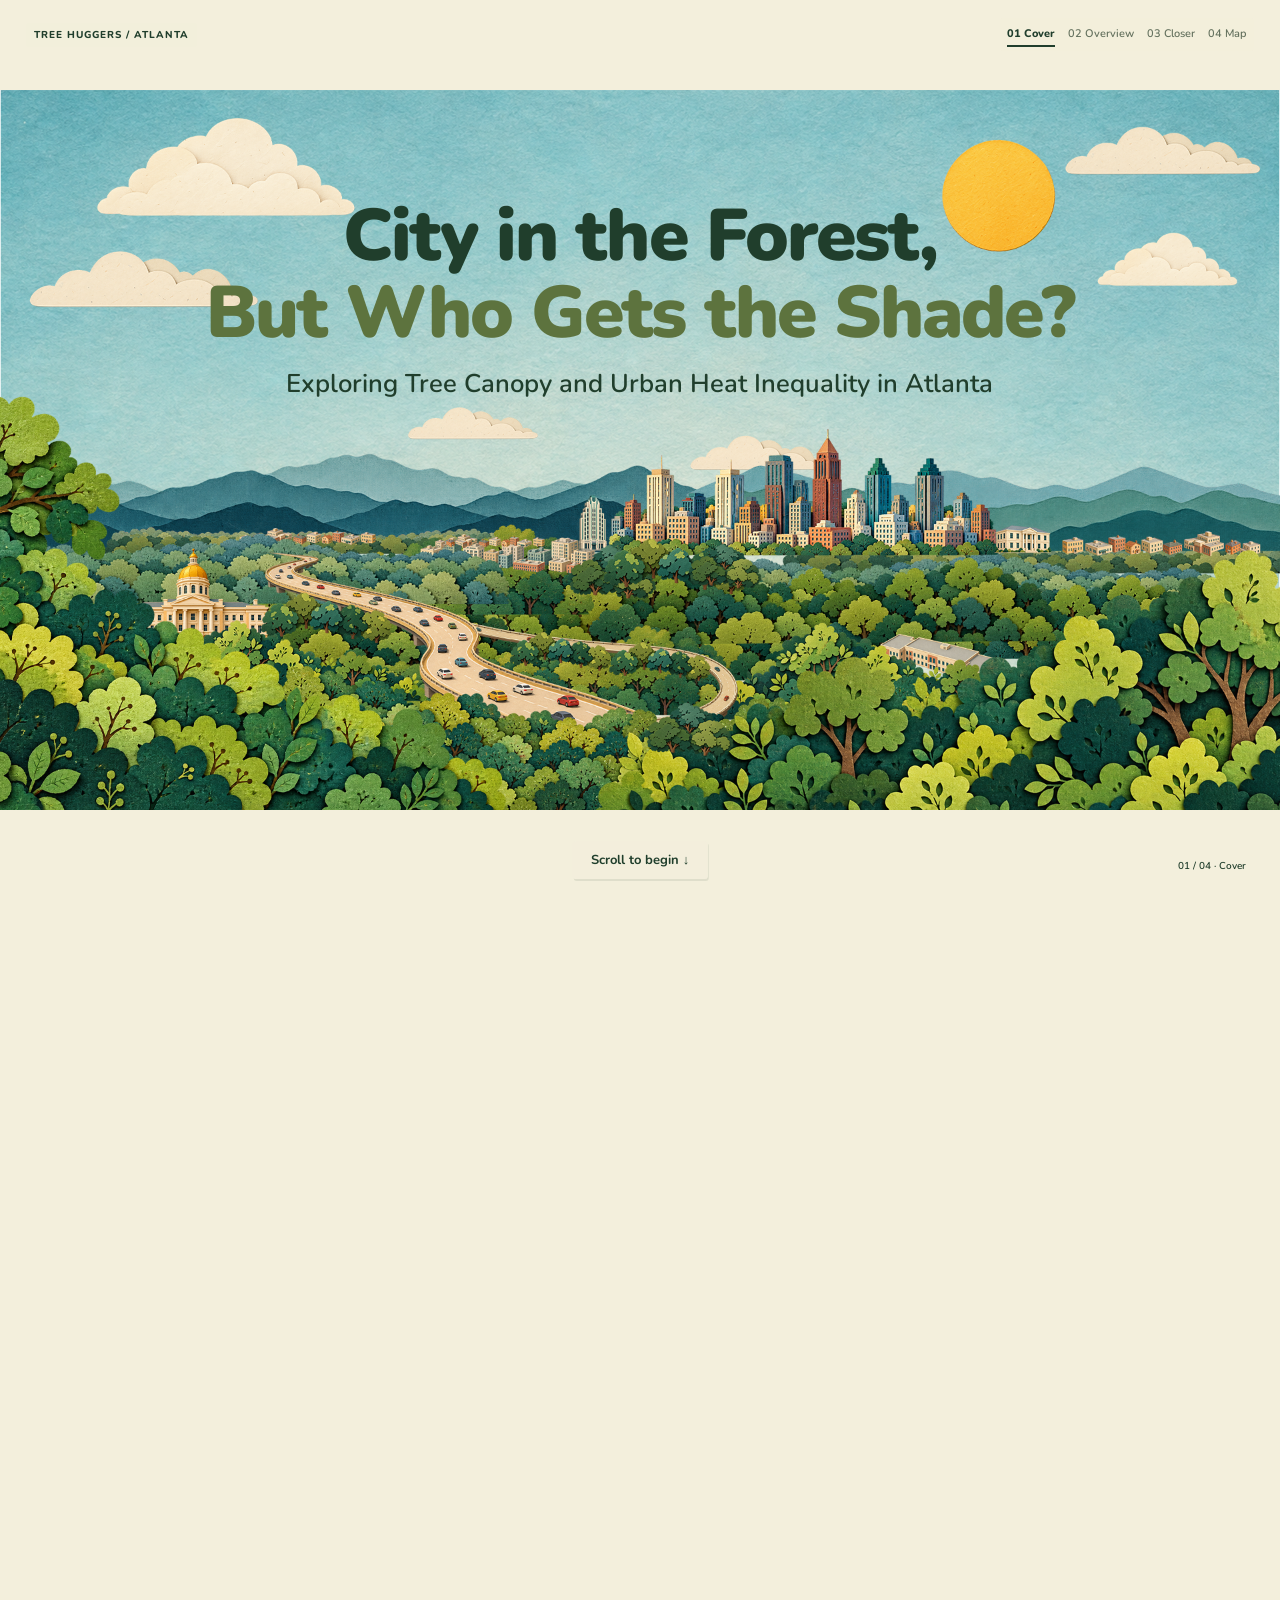
<file: prototypes/Tree_Huggers_Four_Pages/index.html>
<!doctype html><html lang="en"><head><meta charset="UTF-8"><meta name="viewport" content="width=device-width,initial-scale=1"><title>Tree Huggers · City in the Forest</title><link rel="stylesheet" href="canopy/canopy-map.css"><link rel="stylesheet" href="story.css"><script defer src="canopy/assets/d3.min.js"></script><script defer src="canopy/data.js"></script><script defer src="canopy/basemap.js"></script><script defer src="canopy/canopy-map.js"></script><script defer src="story.js"></script></head><body><main class="story-track" id="story-track"><div id="cover" class="story-stop"></div><div id="overview" class="story-stop"></div><div id="closer" class="story-stop"></div><div id="map" class="story-stop"></div><div class="story-stage"><section class="cover-layer" id="cover-layer" aria-label="Atlanta paper-cut story opening"><div class="cover-chrome"><a class="story-brand" href="#cover" data-story-home>TREE HUGGERS / ATLANTA</a><nav class="story-nav" aria-label="Story pages"><button type="button" data-story-page="0">01 Cover</button><button type="button" data-story-page="1">02 Overview</button><button type="button" data-story-page="2">03 Closer</button><button type="button" data-story-page="3">04 Map</button></nav></div><div class="cover-scene"><img class="scene-landscape" src="assets/landscape.webp" alt="Paper-cut illustration of Atlanta surrounded by tree canopy"><div class="project-heading"><h1><span>City in the Forest,</span><span>But Who Gets the Shade?</span></h1><p>Exploring Tree Canopy and Urban Heat Inequality in Atlanta</p></div><div class="cover-title"><img class="cover-atlanta" src="assets/atlanta.webp" alt="Atlanta"><div class="cover-subtitle"><img src="assets/subtitle.webp" alt="City in the Forest"><img class="cover-question" src="assets/question.webp" alt="?"></div></div><div class="story-bubble one" aria-hidden="true"><img src="assets/bubble-one.webp" alt=""><p><strong>~48%</strong><br>citywide tree canopy</p></div><div class="story-bubble two" aria-hidden="true"><img src="assets/bubble-two.webp" alt=""><p><strong>10–30%</strong><br>canopy in downtown tracts</p></div><div class="story-bubble three" aria-hidden="true"><img src="assets/bubble-three.webp" alt=""><p><strong>60–80%</strong><br>canopy in the outer ring</p></div><div class="story-bubble four" aria-hidden="true"><img src="assets/bubble-four.webp" alt=""><p>How do density,<br>land use, and distance<br>shape tree coverage?</p></div><p class="overview-source" aria-hidden="true">Draft figures from team slides · verification pending</p><div class="closer-prompt" aria-hidden="true"><img src="assets/closer.webp" alt="But what happens when we look closer?"></div></div><button type="button" class="story-next" id="story-next">Scroll to begin ↓</button><span class="story-status" id="story-status">01 / 04 · Cover</span></section><section class="map-panel" id="map-panel" aria-label="Interactive tree canopy distribution" aria-hidden="true" inert><section class="canopy-chapter" id="canopy-chapter" aria-labelledby="canopy-title">
 <header class="chapter-header"><a href="#cover" data-story-home class="wordmark">TREE HUGGERS <span>/ ATLANTA</span></a><nav class="story-nav" aria-label="Story pages"><button type="button" data-story-page="0">01 Cover</button><button type="button" data-story-page="1">02 Overview</button><button type="button" data-story-page="2">03 Closer</button><button type="button" data-story-page="3">04 Map</button></nav></header>
 <div class="chapter-intro"><div><p class="eyebrow">CITY IN THE FOREST?</p><h1 id="canopy-title">A city of <em>uneven shade.</em></h1></div><div class="intro-copy"><p>Atlanta’s green canopy is a patchwork.<br>Explore the pieces. Compare what you find.</p><span>433 grid cells · 1 km grid, clipped to city limits</span></div></div>
 <div class="explorer">
  <div class="atlas">
   <div class="atlas-top"><span>ATLANTA CANOPY ATLAS</span><div class="map-tools"><button type="button" id="toggle-basemap" aria-pressed="true">Basemap on</button><span aria-label="North is up">N ↑</span></div></div>
   <div class="map-stage"><svg id="canopy-map" role="group" aria-label="Interactive canopy coverage map of Atlanta. Use arrow keys to move between grid cells and Enter to select."></svg><p class="basemap-credit" id="basemap-credit">Basemap: <a href="https://basemap.nationalmap.gov/arcgis/rest/services/USGSTopo/MapServer" target="_blank" rel="noopener noreferrer">USGS · The National Map</a></p></div>
   <div class="map-bottom"><div class="layer-opacity-control"><label for="canopy-opacity">Canopy layer opacity <output id="canopy-opacity-value" for="canopy-opacity">60%</output></label><input id="canopy-opacity" type="range" min="25" max="100" step="5" value="60" aria-label="Canopy layer opacity"></div><div class="legend-title"><span>Tree canopy coverage · ▧ 0% values need checking</span><button id="clear-filter" type="button" hidden>Show all</button></div><div id="map-legend" class="map-legend" aria-label="Filter by canopy coverage"></div><p class="legend-note">Select a range to highlight. Opacity does not change values. <span class="zero-symbol">▧</span> Zero values need verification.</p></div>
  </div>
  <aside class="field-notes" aria-label="Grid details and comparison">
   <p class="eyebrow">GRID DETAILS</p>
   <div class="paper-note"><div class="note-top"><span id="detail-id">Choose a grid cell</span></div><p class="detail-value"><span id="detail-value">—</span><span class="percent" id="detail-unit" hidden>%</span></p><p class="value-label">tree canopy coverage</p><div class="note-bottom"><span id="detail-location">Each piece has its own story.</span><p id="detail-status">Move across the map to explore the reported coverage in each grid cell.</p></div></div>
   <label class="grid-picker-label" for="grid-picker">Or find a grid by ID</label><select id="grid-picker"><option value="">Choose a grid cell…</option></select>
   <div class="comparison"><div class="comparison-header"><h2>Compare two grid cells</h2><button id="reset-selection" type="button">Clear picks</button></div><p class="compare-instruction" id="selection-instruction">Select a cell for A, then another for B.</p>
    <div class="compare-slots"><button type="button" class="compare-slot" id="slot-a" aria-pressed="true"><span class="slot-label"><span class="slot-letter">A</span><span id="a-id">Pick a piece</span></span><strong id="a-value">—</strong><span class="slot-action" id="a-action">Next selection</span></button><button type="button" class="compare-slot" id="slot-b" aria-pressed="false"><span class="slot-label"><span class="slot-letter">B</span><span id="b-id">Pick a piece</span></span><strong id="b-value">—</strong><span class="slot-action" id="b-action">Select second</span></button></div>
    <div class="comparison-bars" id="comparison-bars" hidden><div class="bar-row"><span>A</span><div class="bar-track"><div id="bar-a"></div></div><span id="bar-value-a"></span></div><div class="bar-row"><span>B</span><div class="bar-track"><div id="bar-b"></div></div><span id="bar-value-b"></span></div><div class="bar-axis"><span>0%</span><span>100%</span></div></div>
    <p class="comparison-result" id="comparison-result" aria-live="polite">Two grid cells can reveal different amounts of green.</p>
   </div>
  </aside>
 </div>
 <footer class="data-footer"><p>Source: team-provided canopy grid and Atlanta city boundary. Display field: <code>canopy_pct_final</code>. Values shown to one decimal place; calculations use the original precision.</p><details><summary>Data notes & methodology</summary><div><p>This map displays 433 supplied polygons. The original grid spacing is 1,000 m in the source projected coordinates; displayed polygons are clipped to the city boundary. A grid cell is not a census tract or a named neighborhood.</p><p><strong>Calculation basis requires confirmation.</strong> The team reports a full 1 km² denominator. However, the supplied <code>canopy_pct</code> and <code>canopy_pct_final</code> fields differ: grid 16 reports 0.456% and 53.83%, respectively. This version displays the final field without recalculation. Do not interpret it as a verified whole-cell or clipped-area measure until the original calculation is confirmed.</p><p>Five cells report 0% while <code>canopymean</code> is null: 323, 324, 350, 351, 586. They retain their reported values and carry hatching. Zero canopy and unavailable raster data have not yet been distinguished. Comparisons involving these cells carry a verification note.</p><p>Coverage is not a direct measure of shade experienced by residents. Data year and raster source metadata have not been supplied in the exported files. Grid IDs and row/column indices come directly from the export.</p></div></details></footer>
 <p class="sr-only" id="map-announcement" aria-live="polite"></p>
</section></section></div></main><p class="story-sr-only" id="story-announcement" aria-live="polite"></p></body></html>
</file>
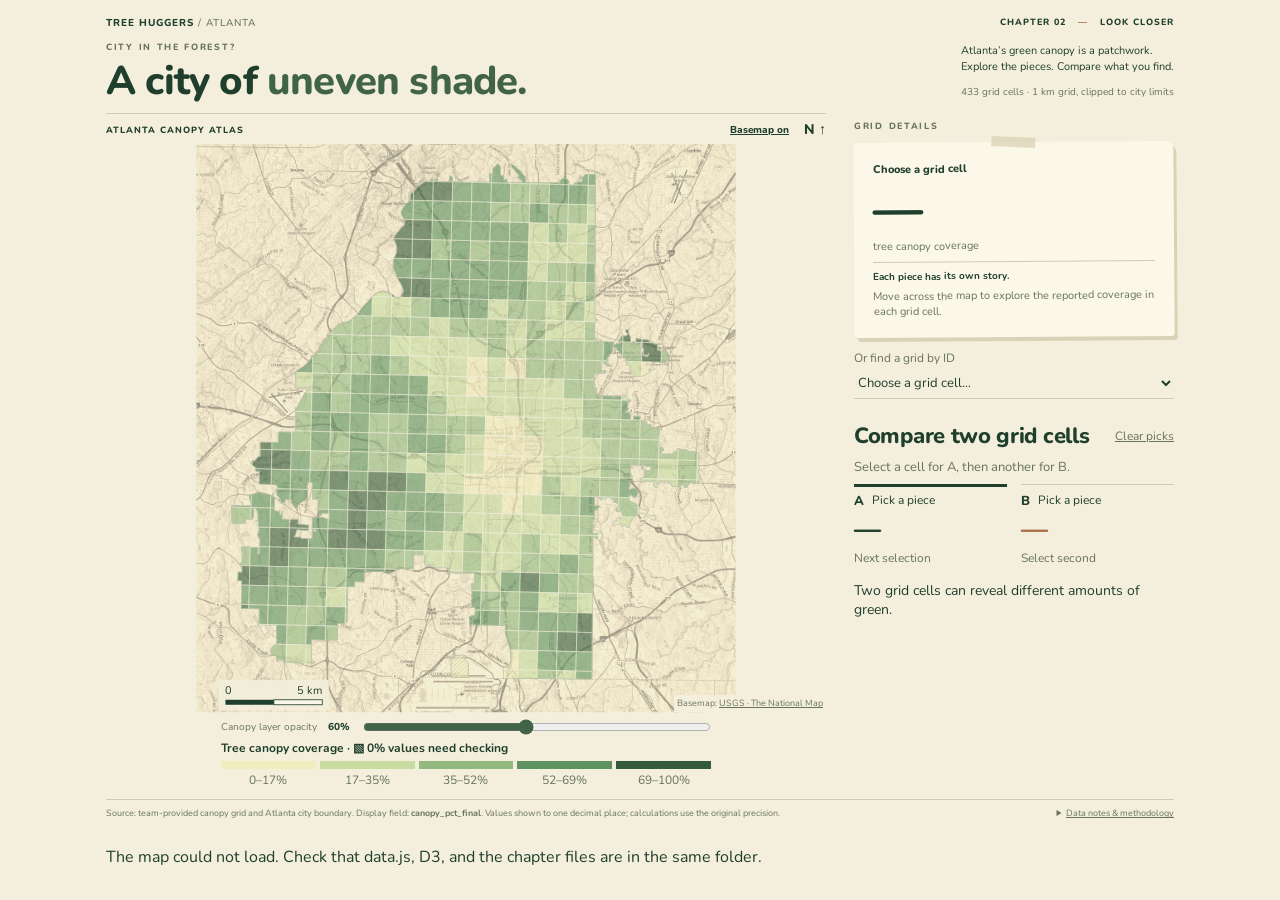
<file: prototypes/Tree_Huggers_Four_Pages/canopy/index.html>
<!doctype html>
<html lang="en">
<head><meta charset="UTF-8"><meta name="viewport" content="width=device-width, initial-scale=1"><title>Atlanta · A city of uneven shade</title><link rel="stylesheet" href="canopy-map.css"><script defer src="assets/d3.min.js"></script><script defer src="data.js"></script><script defer src="basemap.js"></script><script defer src="canopy-map.js"></script></head>
<body style="margin:0;background:#f3efdc">
<section class="canopy-chapter" id="canopy-chapter" aria-labelledby="canopy-title">
 <header class="chapter-header"><a href="#canopy-title" class="wordmark">TREE HUGGERS <span>/ ATLANTA</span></a><span class="chapter-number">CHAPTER 02 <span>—</span> LOOK CLOSER</span></header>
 <div class="chapter-intro"><div><p class="eyebrow">CITY IN THE FOREST?</p><h1 id="canopy-title">A city of <em>uneven shade.</em></h1></div><div class="intro-copy"><p>Atlanta’s green canopy is a patchwork.<br>Explore the pieces. Compare what you find.</p><span>433 grid cells · 1 km grid, clipped to city limits</span></div></div>
 <div class="explorer">
  <div class="atlas">
   <div class="atlas-top"><span>ATLANTA CANOPY ATLAS</span><div class="map-tools"><button type="button" id="toggle-basemap" aria-pressed="true">Basemap on</button><span aria-label="North is up">N ↑</span></div></div>
   <div class="map-stage"><svg id="canopy-map" role="group" aria-label="Interactive canopy coverage map of Atlanta. Use arrow keys to move between grid cells and Enter to select."></svg><p class="basemap-credit" id="basemap-credit">Basemap: <a href="https://basemap.nationalmap.gov/arcgis/rest/services/USGSTopo/MapServer" target="_blank" rel="noopener noreferrer">USGS · The National Map</a></p></div>
   <div class="map-bottom"><div class="layer-opacity-control"><label for="canopy-opacity">Canopy layer opacity <output id="canopy-opacity-value" for="canopy-opacity">60%</output></label><input id="canopy-opacity" type="range" min="25" max="100" step="5" value="60" aria-label="Canopy layer opacity"></div><div class="legend-title"><span>Tree canopy coverage · ▧ 0% values need checking</span><button id="clear-filter" type="button" hidden>Show all</button></div><div id="map-legend" class="map-legend" aria-label="Filter by canopy coverage"></div><p class="legend-note">Select a range to highlight. Opacity does not change values. <span class="zero-symbol">▧</span> Zero values need verification.</p></div>
  </div>
  <aside class="field-notes" aria-label="Grid details and comparison">
   <p class="eyebrow">GRID DETAILS</p>
   <div class="paper-note"><div class="note-top"><span id="detail-id">Choose a grid cell</span></div><p class="detail-value"><span id="detail-value">—</span><span class="percent" id="detail-unit" hidden>%</span></p><p class="value-label">tree canopy coverage</p><div class="note-bottom"><span id="detail-location">Each piece has its own story.</span><p id="detail-status">Move across the map to explore the reported coverage in each grid cell.</p></div></div>
   <label class="grid-picker-label" for="grid-picker">Or find a grid by ID</label><select id="grid-picker"><option value="">Choose a grid cell…</option></select>
   <div class="comparison"><div class="comparison-header"><h2>Compare two grid cells</h2><button id="reset-selection" type="button">Clear picks</button></div><p class="compare-instruction" id="selection-instruction">Select a cell for A, then another for B.</p>
    <div class="compare-slots"><button type="button" class="compare-slot" id="slot-a" aria-pressed="true"><span class="slot-label"><span class="slot-letter">A</span><span id="a-id">Pick a piece</span></span><strong id="a-value">—</strong><span class="slot-action" id="a-action">Next selection</span></button><button type="button" class="compare-slot" id="slot-b" aria-pressed="false"><span class="slot-label"><span class="slot-letter">B</span><span id="b-id">Pick a piece</span></span><strong id="b-value">—</strong><span class="slot-action" id="b-action">Select second</span></button></div>
    <div class="comparison-bars" id="comparison-bars" hidden><div class="bar-row"><span>A</span><div class="bar-track"><div id="bar-a"></div></div><span id="bar-value-a"></span></div><div class="bar-row"><span>B</span><div class="bar-track"><div id="bar-b"></div></div><span id="bar-value-b"></span></div><div class="bar-axis"><span>0%</span><span>100%</span></div></div>
    <p class="comparison-result" id="comparison-result" aria-live="polite">Two grid cells can reveal different amounts of green.</p>
   </div>
  </aside>
 </div>
 <footer class="data-footer"><p>Source: team-provided canopy grid and Atlanta city boundary. Display field: <code>canopy_pct_final</code>. Values shown to one decimal place; calculations use the original precision.</p><details><summary>Data notes & methodology</summary><div><p>This map displays 433 supplied polygons. The original grid spacing is 1,000 m in the source projected coordinates; displayed polygons are clipped to the city boundary. A grid cell is not a census tract or a named neighborhood.</p><p><strong>Calculation basis requires confirmation.</strong> The team reports a full 1 km² denominator. However, the supplied <code>canopy_pct</code> and <code>canopy_pct_final</code> fields differ: grid 16 reports 0.456% and 53.83%, respectively. This version displays the final field without recalculation. Do not interpret it as a verified whole-cell or clipped-area measure until the original calculation is confirmed.</p><p>Five cells report 0% while <code>canopymean</code> is null: 323, 324, 350, 351, 586. They retain their reported values and carry hatching. Zero canopy and unavailable raster data have not yet been distinguished. Comparisons involving these cells carry a verification note.</p><p>Coverage is not a direct measure of shade experienced by residents. Data year and raster source metadata have not been supplied in the exported files. Grid IDs and row/column indices come directly from the export.</p></div></details></footer>
 <p class="sr-only" id="map-announcement" aria-live="polite"></p>
</section>
</body></html>
</file>
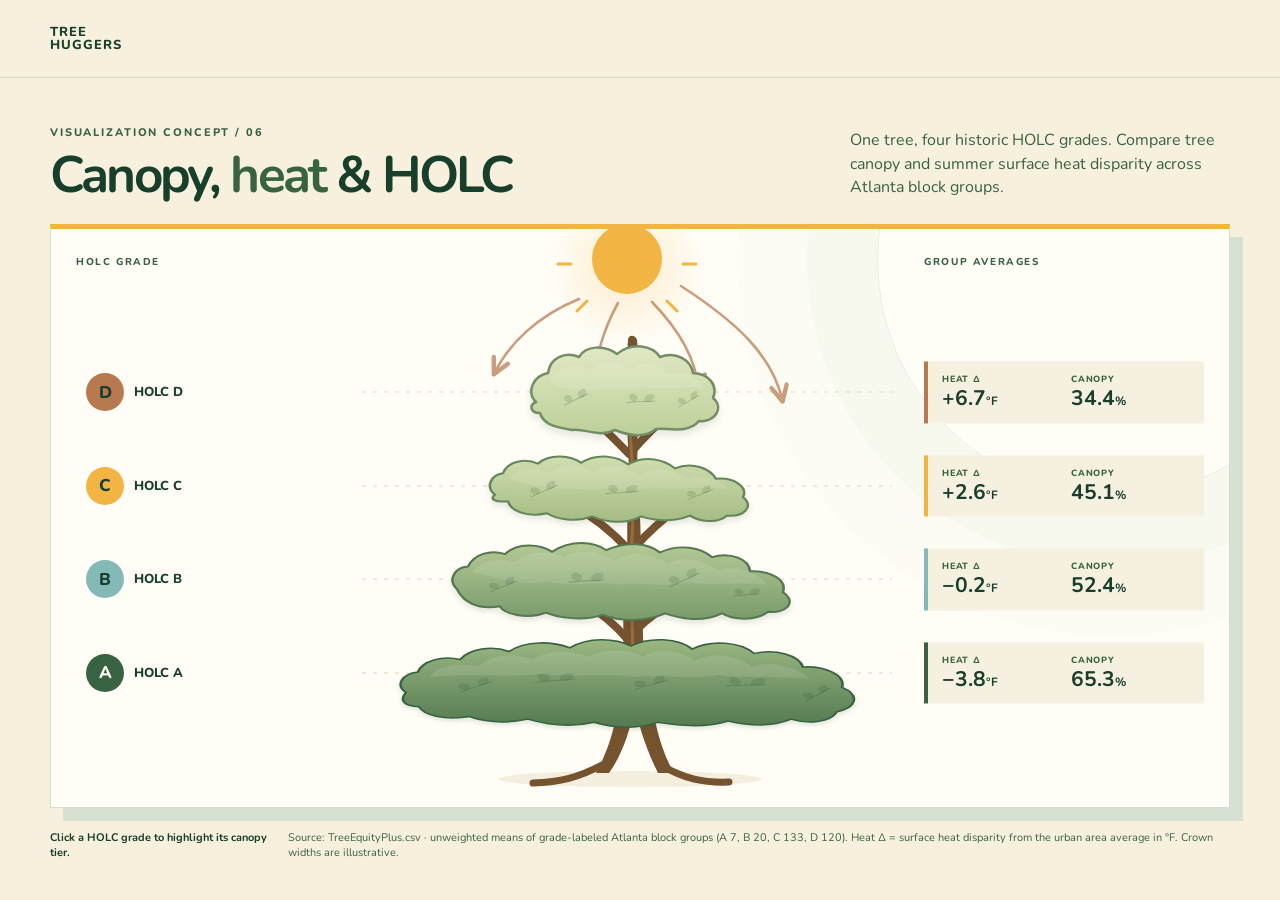
<file: prototypes/canopy-holc.html>
<!doctype html>
<html lang="en">
<head>
  <meta charset="utf-8" />
  <meta name="viewport" content="width=device-width, initial-scale=1" />
  <title>Tree Huggers | Canopy, Heat &amp; HOLC concept</title>
  <link rel="preconnect" href="https://fonts.googleapis.com" />
  <link rel="preconnect" href="https://fonts.gstatic.com" crossorigin />
  <link href="https://fonts.googleapis.com/css2?family=Nunito:wght@400;600;700;800&display=swap" rel="stylesheet" />
  <style>
    :root {
      --forest: #183e2c;
      --canopy: #386342;
      --leaf: #8dab50;
      --mist: #83b9b6;
      --gold: #f2b544;
      --terracotta: #b87950;
      --limestone: #d9cda9;
      --paper: #f6f0dd;
      --white: #fffdf6;
    }
    * { box-sizing: border-box; }
    html { background: var(--paper); }
    body { margin: 0; color: var(--forest); font-family: Nunito, Arial, sans-serif; }
    .wrap { width: min(1180px, calc(100% - 64px)); margin: 0 auto; }
    .site-header { position: fixed; inset: 0 0 auto; z-index: 10; display: flex; align-items: center; height: 78px; padding: 0 max(32px, calc((100vw - 1180px) / 2)); border-bottom: 1px solid rgba(24, 62, 44, .15); background: var(--paper); }
    .brand { color: var(--forest); font-size: 13px; font-weight: 800; line-height: .95; letter-spacing: .08em; text-decoration: none; }
    .workspace-section { min-height: 100vh; min-height: 100dvh; padding: 108px 0 22px; background: var(--paper); }
    .concept-wrap { display: flex; flex-direction: column; justify-content: center; height: calc(100dvh - 130px); min-height: 620px; }
    .concept-heading { display: flex; align-items: end; justify-content: space-between; gap: 35px; margin-bottom: 21px; }
    .eyebrow { margin: 0 0 9px; color: var(--canopy); font-size: 11px; font-weight: 800; letter-spacing: .17em; }
    h1 { margin: 0; font-size: clamp(38px, 4vw, 58px); line-height: 1.05; letter-spacing: -.055em; }
    h1 span { color: var(--canopy); }
    .concept-subtitle { max-width: 380px; margin: 0 0 4px; color: var(--canopy); font-size: 16px; line-height: 1.45; }
    .mobile-hint { display: none; }
    .concept-board { position: relative; flex: 1; min-height: 0; display: grid; grid-template-columns: minmax(160px, 1fr) minmax(360px, 550px) minmax(225px, 1.1fr); gap: 22px; align-items: center; padding: 15px 25px 13px; border: 1px solid rgba(24, 62, 44, .17); border-top: 5px solid var(--gold); background: var(--white); box-shadow: 13px 13px 0 rgba(131, 185, 182, .27); overflow: hidden; }
    .concept-board::before { content: ""; position: absolute; right: -120px; top: -205px; width: 470px; height: 470px; border: 1px solid rgba(56, 99, 66, .1); border-radius: 50%; box-shadow: 0 0 0 70px rgba(141, 171, 80, .035), 0 0 0 140px rgba(131, 185, 182, .025); pointer-events: none; }
    .rail { position: relative; height: min(100%, 550px); z-index: 2; }
    .rail-title { position: absolute; top: 2%; margin: 0; color: var(--canopy); font-size: 10px; font-weight: 800; letter-spacing: .16em; }
    .grade-row, .metric-row { position: absolute; top: var(--top); transform: translateY(-50%); width: 100%; }
    .grade-row { display: flex; align-items: center; gap: 10px; padding: 7px 9px; border: 1px solid transparent; border-radius: 3px; background: transparent; color: var(--forest); font: inherit; text-align: left; cursor: pointer; transition: background .2s, border-color .2s, transform .2s; }
    .grade-row:hover, .grade-row:focus-visible, .grade-row[aria-pressed="true"] { transform: translate(4px, -50%); border-color: rgba(24, 62, 44, .12); background: var(--paper); outline: none; }
    .grade-mark { display: grid; place-items: center; flex: none; width: 38px; height: 38px; border-radius: 50%; background: var(--grade); color: var(--forest); font-size: 17px; font-weight: 800; }
    .grade-row[data-grade="A"] .grade-mark { color: var(--white); }
    .grade-text { display: block; font-size: 13px; font-weight: 800; line-height: 1.15; white-space: nowrap; }
    .tree-stage { position: relative; width: 100%; max-height: 100%; aspect-ratio: 550 / 550; margin: auto; }
    .tree-stage svg { display: block; width: 100%; height: 100%; overflow: visible; }
    .guide-line { stroke: var(--limestone); stroke-width: 1; stroke-dasharray: 4 7; opacity: .8; }
    .tree-wood { fill: none; stroke: #76532f; stroke-linecap: round; stroke-linejoin: round; }
    .crown { transition: opacity .25s, filter .25s; }
    .crown-a { --tier-fill: url(#canopyA); --tier-outline: #386342; }
    .crown-b { --tier-fill: url(#canopyB); --tier-outline: #547950; }
    .crown-c { --tier-fill: url(#canopyC); --tier-outline: #65865c; }
    .crown-d { --tier-fill: url(#canopyD); --tier-outline: #738e66; }
    .crown-silhouette { fill: var(--tier-fill); stroke: var(--tier-outline); stroke-width: 2.5; stroke-linejoin: round; filter: drop-shadow(0 5px 3px rgba(24, 62, 44, .1)); }
    .crown-ridge { fill: rgba(255, 253, 246, .11); }
    .leaf-stem { fill: none; stroke: rgba(24, 62, 44, .22); stroke-width: 1.5; stroke-linecap: round; }
    .leaf-shape { fill: rgba(24, 62, 44, .13); stroke: rgba(24, 62, 44, .08); stroke-width: .7; }
    .sun-arrow { fill: none; stroke: var(--terracotta); stroke-width: 2.6; stroke-linecap: round; marker-end: url(#arrowhead); opacity: .72; }
    .sun-ray { stroke: var(--gold); stroke-width: 3; stroke-linecap: round; }
    .metric-row { display: grid; grid-template-columns: 1fr 1fr; gap: 7px; padding: 12px 11px 12px 14px; border-left: 4px solid var(--grade); background: #f5f0df; transition: background .2s, transform .2s; }
    .metric-row .metric-label { display: block; color: var(--canopy); font-size: 9px; font-weight: 800; letter-spacing: .08em; white-space: nowrap; }
    .metric-row strong { display: block; margin-top: 2px; color: var(--forest); font-size: 21px; line-height: 1.1; }
    .metric-row .unit { font-size: 12px; }
    .metric-row.is-active { transform: translate(4px, -50%); background: #ebe7d2; }
    .concept-board[data-active="A"] .crown:not(.crown-a), .concept-board[data-active="B"] .crown:not(.crown-b), .concept-board[data-active="C"] .crown:not(.crown-c), .concept-board[data-active="D"] .crown:not(.crown-d) { opacity: .32; }
    .concept-board[data-active="A"] .crown-a, .concept-board[data-active="B"] .crown-b, .concept-board[data-active="C"] .crown-c, .concept-board[data-active="D"] .crown-d { filter: drop-shadow(0 0 7px rgba(56, 99, 66, .42)); }
    .concept-note { display: flex; justify-content: space-between; gap: 20px; margin: 22px 0 0; color: var(--canopy); font-size: 11px; line-height: 1.4; }
    .concept-note strong { color: var(--forest); }
    @media (max-width: 1000px) {
      .concept-board { grid-template-columns: 126px minmax(310px, 1fr) 172px; gap: 10px; padding-inline: 14px; }
      .grade-row { gap: 6px; padding-inline: 2px; }
      .grade-mark { width: 32px; height: 32px; font-size: 14px; }
      .grade-text { font-size: 11px; }
      .metric-row { padding: 9px 7px; }
      .metric-row .metric-label { font-size: 8px; }
      .metric-row strong { font-size: 17px; }
      .concept-subtitle { max-width: 290px; font-size: 14px; }
    }
    @media (max-width: 730px) {
      .wrap { width: calc(100% - 36px); }
      .site-header { height: 68px; padding: 0 18px; }
      .brand { font-size: 10px; }
      .workspace-section { padding-top: 91px; overflow-x: hidden; }
      .concept-wrap { height: auto; min-height: 0; }
      .concept-heading { display: block; margin-bottom: 16px; }
      h1 { font-size: clamp(36px, 10vw, 48px); }
      .concept-subtitle { max-width: none; margin-top: 11px; }
      .concept-board { min-width: 700px; min-height: 480px; }
      .board-scroll { margin: 0 -18px; padding: 0 18px 15px; overflow-x: auto; }
      .mobile-hint { display: block; margin: 0 0 7px; color: var(--canopy); font-size: 10px; font-weight: 800; letter-spacing: .08em; text-align: right; text-transform: uppercase; }
      .concept-note { display: block; font-size: 10px; }
      .concept-note span { display: block; margin-top: 4px; }
    }
    @media (max-height: 780px) and (min-width: 731px) {
      .workspace-section { padding-top: 90px; }
      .concept-wrap { height: calc(100dvh - 105px); min-height: 540px; }
      .concept-heading { margin-bottom: 12px; }
      h1 { font-size: 42px; }
      .concept-note { margin-top: 12px; }
    }
  </style>
</head>
<body>
  <header class="site-header"><a class="brand" href="#concept">TREE<br />HUGGERS</a></header>
  <main>
    <section class="workspace-section tone-paper" id="concept" aria-labelledby="concept-title">
      <div class="wrap concept-wrap">
        <div class="concept-heading">
          <div>
            <p class="eyebrow">VISUALIZATION CONCEPT / 06</p>
            <h1 id="concept-title">Canopy, <span>heat</span> &amp; HOLC</h1>
          </div>
          <p class="concept-subtitle">One tree, four historic HOLC grades. Compare tree canopy and summer surface heat disparity across Atlanta block groups.</p>
        </div>
        <p class="mobile-hint">Swipe diagram to see values →</p>
        <div class="board-scroll">
          <div class="concept-board" id="concept-board" data-active="" aria-label="Concept diagram comparing HOLC grades, tree canopy, and surface heat disparity">
            <div class="rail grade-rail" aria-label="Select a HOLC grade">
              <p class="rail-title">HOLC GRADE</p>
              <button class="grade-row" data-grade="D" style="--top:27%; --grade:var(--terracotta)" aria-pressed="false"><span class="grade-mark">D</span><span class="grade-text">HOLC D</span></button>
              <button class="grade-row" data-grade="C" style="--top:44%; --grade:var(--gold)" aria-pressed="false"><span class="grade-mark">C</span><span class="grade-text">HOLC C</span></button>
              <button class="grade-row" data-grade="B" style="--top:61%; --grade:var(--mist)" aria-pressed="false"><span class="grade-mark">B</span><span class="grade-text">HOLC B</span></button>
              <button class="grade-row" data-grade="A" style="--top:78%; --grade:var(--canopy)" aria-pressed="false"><span class="grade-mark">A</span><span class="grade-text">HOLC A</span></button>
            </div>
            <div class="tree-stage" role="img" aria-label="Illustrative four-tiered tree: the canopy grows wider from HOLC D at the top to HOLC A at the bottom. Golden sun and heat arrows fall from above.">
              <svg viewBox="0 0 550 550" xmlns="http://www.w3.org/2000/svg" aria-hidden="true">
                <defs>
                  <marker id="arrowhead" markerWidth="8" markerHeight="8" refX="6" refY="4" orient="auto"><path d="M1 1 L7 4 L1 7" fill="none" stroke="#b87950" stroke-width="1.7" stroke-linecap="round" stroke-linejoin="round"/></marker>
                  <radialGradient id="sunGlow"><stop offset="0" stop-color="#f2b544" stop-opacity=".24"/><stop offset="1" stop-color="#f2b544" stop-opacity="0"/></radialGradient>
                  <linearGradient id="canopyA" x2="0" y2="1"><stop stop-color="#9bb782"/><stop offset="1" stop-color="#547a51"/></linearGradient>
                  <linearGradient id="canopyB" x2="0" y2="1"><stop stop-color="#b5ca97"/><stop offset="1" stop-color="#789b6a"/></linearGradient>
                  <linearGradient id="canopyC" x2="0" y2="1"><stop stop-color="#d1ddb0"/><stop offset="1" stop-color="#a5bc83"/></linearGradient>
                  <linearGradient id="canopyD" x2="0" y2="1"><stop stop-color="#e0e8c4"/><stop offset="1" stop-color="#bdd098"/></linearGradient>
                  <g id="leafSprig">
                    <path class="leaf-stem" d="M0 16 C12 11 24 9 38 4"/>
                    <path class="leaf-shape" d="M10 12 C1 13 -2 5 4 1 C12 2 16 7 10 12 Z"/>
                    <path class="leaf-shape" d="M24 8 C21 0 27 -5 35 -4 C37 4 32 9 24 8 Z"/>
                  </g>
                </defs>
                <line class="guide-line" x1="10" y1="148" x2="540" y2="148"/>
                <line class="guide-line" x1="10" y1="242" x2="540" y2="242"/>
                <line class="guide-line" x1="10" y1="335" x2="540" y2="335"/>
                <line class="guide-line" x1="10" y1="429" x2="540" y2="429"/>
                <circle cx="275" cy="24" r="77" fill="url(#sunGlow)"/>
                <circle cx="275" cy="15" r="35" fill="#f2b544"/>
                <path class="sun-ray" d="M219 20 l-13 0 M331 20 l13 0 M235 57 l-10 10 M315 57 l10 10 M230 -18 l-9 -9 M320 -18 l9 -9"/>
                <path class="sun-arrow" d="M227 55 C185 72 157 100 143 128"/>
                <path class="sun-arrow" d="M266 59 C250 88 245 112 242 133"/>
                <path class="sun-arrow" d="M300 58 C329 88 344 116 346 144"/>
                <path class="sun-arrow" d="M329 42 C386 79 420 112 430 155"/>
                <ellipse cx="278" cy="535" rx="132" ry="8" fill="#d9cda9" opacity=".32"/>
                <path class="tree-wood" d="M277 397 C247 361 217 348 165 338 M280 390 C315 354 348 343 397 336 M276 305 C250 277 221 257 183 247 M282 304 C312 271 338 253 371 244 M277 210 C252 184 232 164 206 156 M280 207 C305 179 327 160 344 153" stroke-width="8"/>
                <path d="M244 529 C258 504 265 476 269 443 C274 406 269 379 273 350 C277 318 274 289 276 259 C279 226 274 196 276 167 C277 139 274 115 276 96 C276 91 283 90 285 96 C288 126 283 147 285 176 C287 207 283 231 287 263 C291 299 286 325 290 354 C292 384 289 411 296 443 C303 478 308 505 322 529 L306 529 C295 507 286 481 283 460 C278 490 268 514 257 529 Z" fill="#76532f"/>
                <path d="M276 150 C279 204 283 248 280 294 C278 343 281 388 281 431" fill="none" stroke="#a47a48" stroke-width="3" stroke-linecap="round" opacity=".7"/>
                <path class="tree-wood" d="M252 520 C226 534 208 538 181 539 M309 521 C332 535 352 539 377 538" stroke-width="7"/>
                <g class="crown crown-a" transform="translate(0 441) scale(1 .62) translate(0 -430)">
                  <path class="crown-silhouette" d="M54 442 C43 430 50 412 66 409 C70 391 91 382 108 389 C118 371 140 366 157 376 C174 357 201 360 218 370 C236 352 263 354 279 367 C298 352 326 354 340 372 C359 357 388 360 402 379 C424 371 447 382 451 401 C474 399 494 415 490 434 C509 447 504 467 485 473 C478 491 455 493 439 485 C417 500 392 494 376 488 C350 501 323 494 306 490 C284 503 259 498 242 490 C216 500 193 493 176 485 C148 495 126 486 118 481 C91 488 72 478 67 465 C52 464 47 455 54 442 Z"/>
                  <path class="crown-ridge" d="M77 418 C89 393 111 396 127 400 C143 375 169 382 181 389 C198 371 224 376 237 385 C255 367 281 375 291 384 C309 368 332 377 343 391 C366 372 390 388 400 401 C422 388 449 406 458 420 C419 415 390 420 367 414 C340 422 312 412 284 417 C252 410 220 419 190 412 C152 419 121 410 77 418 Z"/>
                  <use href="#leafSprig" transform="translate(105 428) rotate(-12) scale(.9)"/><use href="#leafSprig" transform="translate(186 410) rotate(10)"/><use href="#leafSprig" transform="translate(281 423) rotate(-8) scale(.9)"/><use href="#leafSprig" transform="translate(378 416) rotate(14)"/><use href="#leafSprig" transform="translate(449 444) rotate(-23) scale(.8)"/>
                </g>
                <g class="crown crown-b" transform="translate(0 335) scale(1 .78) translate(0 -335)">
                  <path class="crown-silhouette" d="M105 348 C95 336 103 320 116 319 C122 303 138 297 153 303 C166 288 187 290 200 300 C220 284 242 287 254 298 C275 286 296 289 308 301 C328 289 349 295 360 307 C379 300 397 310 398 325 C420 324 435 337 431 352 C446 365 433 380 416 377 C404 389 381 388 370 379 C348 392 327 385 313 379 C292 391 267 389 251 381 C229 390 206 384 194 378 C174 388 152 379 148 370 C125 375 111 364 105 348 Z"/>
                  <path class="crown-ridge" d="M120 326 C132 307 151 310 163 314 C178 296 199 301 212 307 C229 294 249 302 263 311 C283 296 301 305 316 315 C337 302 355 316 367 324 C387 314 411 332 414 342 C382 338 361 345 337 339 C312 346 291 339 269 342 C242 338 215 345 194 338 C168 345 144 332 120 326 Z"/>
                  <use href="#leafSprig" transform="translate(136 340) rotate(-11) scale(.75)"/><use href="#leafSprig" transform="translate(220 325) rotate(13) scale(.9)"/><use href="#leafSprig" transform="translate(315 332) rotate(-14) scale(.85)"/><use href="#leafSprig" transform="translate(383 346) rotate(11) scale(.7)"/>
                </g>
                <g class="crown crown-c" transform="translate(0 242) scale(1 .8) translate(0 -242)">
                  <path class="crown-silhouette" d="M143 253 C133 243 139 228 151 226 C156 211 173 207 186 214 C198 201 219 204 229 213 C246 200 266 205 276 215 C294 203 312 209 323 220 C340 211 358 220 364 233 C383 231 396 244 391 256 C403 268 391 281 375 279 C365 290 347 286 338 279 C320 288 302 285 289 280 C273 291 253 287 240 280 C221 289 203 282 195 276 C174 282 158 272 156 261 C143 263 137 258 143 253 Z"/>
                  <path class="crown-ridge" d="M157 232 C170 215 187 221 199 225 C213 210 229 218 241 224 C259 209 278 222 288 228 C304 215 325 223 337 233 C351 224 373 238 376 246 C345 241 325 249 302 244 C280 249 262 242 242 247 C214 243 190 250 157 232 Z"/>
                  <use href="#leafSprig" transform="translate(177 244) rotate(-12) scale(.75)"/><use href="#leafSprig" transform="translate(257 239) rotate(13) scale(.8)"/><use href="#leafSprig" transform="translate(334 248) rotate(-9) scale(.7)"/>
                </g>
                <g class="crown crown-d">
                  <path class="crown-silhouette" d="M184 158 C174 148 181 132 196 129 C198 114 213 107 227 113 C234 101 253 101 265 110 C280 98 300 101 308 113 C324 107 339 116 341 129 C358 130 366 142 361 154 C373 164 362 179 347 177 C335 191 314 183 304 185 C291 196 273 190 263 186 C246 194 234 184 220 186 C203 183 192 181 188 169 C178 169 177 161 184 158 Z"/>
                  <path class="crown-ridge" d="M197 138 C210 117 227 121 239 126 C253 112 268 119 278 126 C291 113 309 122 317 131 C333 122 350 137 352 145 C329 141 312 147 292 143 C272 149 255 142 236 147 C218 144 208 145 197 138 Z"/>
                  <use href="#leafSprig" transform="translate(211 151) rotate(-9) scale(.65)"/><use href="#leafSprig" transform="translate(278 148) rotate(14) scale(.68)"/><use href="#leafSprig" transform="translate(325 154) rotate(-13) scale(.58)"/>
                </g>
              </svg>
            </div>
            <div class="rail metric-rail" aria-label="Metrics for each HOLC grade">
              <p class="rail-title">GROUP AVERAGES</p>
              <div class="metric-row" data-grade="D" style="--top:27%; --grade:var(--terracotta)" title="120 Atlanta census block groups"><div><span class="metric-label">HEAT Δ</span><strong>+6.7<span class="unit">°F</span></strong></div><div><span class="metric-label">CANOPY</span><strong>34.4<span class="unit">%</span></strong></div></div>
              <div class="metric-row" data-grade="C" style="--top:44%; --grade:var(--gold)" title="133 Atlanta census block groups"><div><span class="metric-label">HEAT Δ</span><strong>+2.6<span class="unit">°F</span></strong></div><div><span class="metric-label">CANOPY</span><strong>45.1<span class="unit">%</span></strong></div></div>
              <div class="metric-row" data-grade="B" style="--top:61%; --grade:var(--mist)" title="20 Atlanta census block groups"><div><span class="metric-label">HEAT Δ</span><strong>−0.2<span class="unit">°F</span></strong></div><div><span class="metric-label">CANOPY</span><strong>52.4<span class="unit">%</span></strong></div></div>
              <div class="metric-row" data-grade="A" style="--top:78%; --grade:var(--canopy)" title="7 Atlanta census block groups"><div><span class="metric-label">HEAT Δ</span><strong>−3.8<span class="unit">°F</span></strong></div><div><span class="metric-label">CANOPY</span><strong>65.3<span class="unit">%</span></strong></div></div>
            </div>
          </div>
        </div>
        <p class="concept-note"><strong>Click a HOLC grade to highlight its canopy tier.</strong><span>Source: TreeEquityPlus.csv · unweighted means of grade-labeled Atlanta block groups (A 7, B 20, C 133, D 120). Heat Δ = surface heat disparity from the urban area average in °F. Crown widths are illustrative.</span></p>
      </div>
    </section>
  </main>
  <script>
    const board = document.querySelector('#concept-board');
    document.querySelectorAll('.grade-row').forEach(button => {
      button.addEventListener('click', () => {
        const grade = board.dataset.active === button.dataset.grade ? '' : button.dataset.grade;
        board.dataset.active = grade;
        document.querySelectorAll('.grade-row').forEach(row => row.setAttribute('aria-pressed', String(row.dataset.grade === grade)));
        document.querySelectorAll('.metric-row').forEach(row => row.classList.toggle('is-active', row.dataset.grade === grade));
      });
    });
  </script>
</body>
</html>
</file>
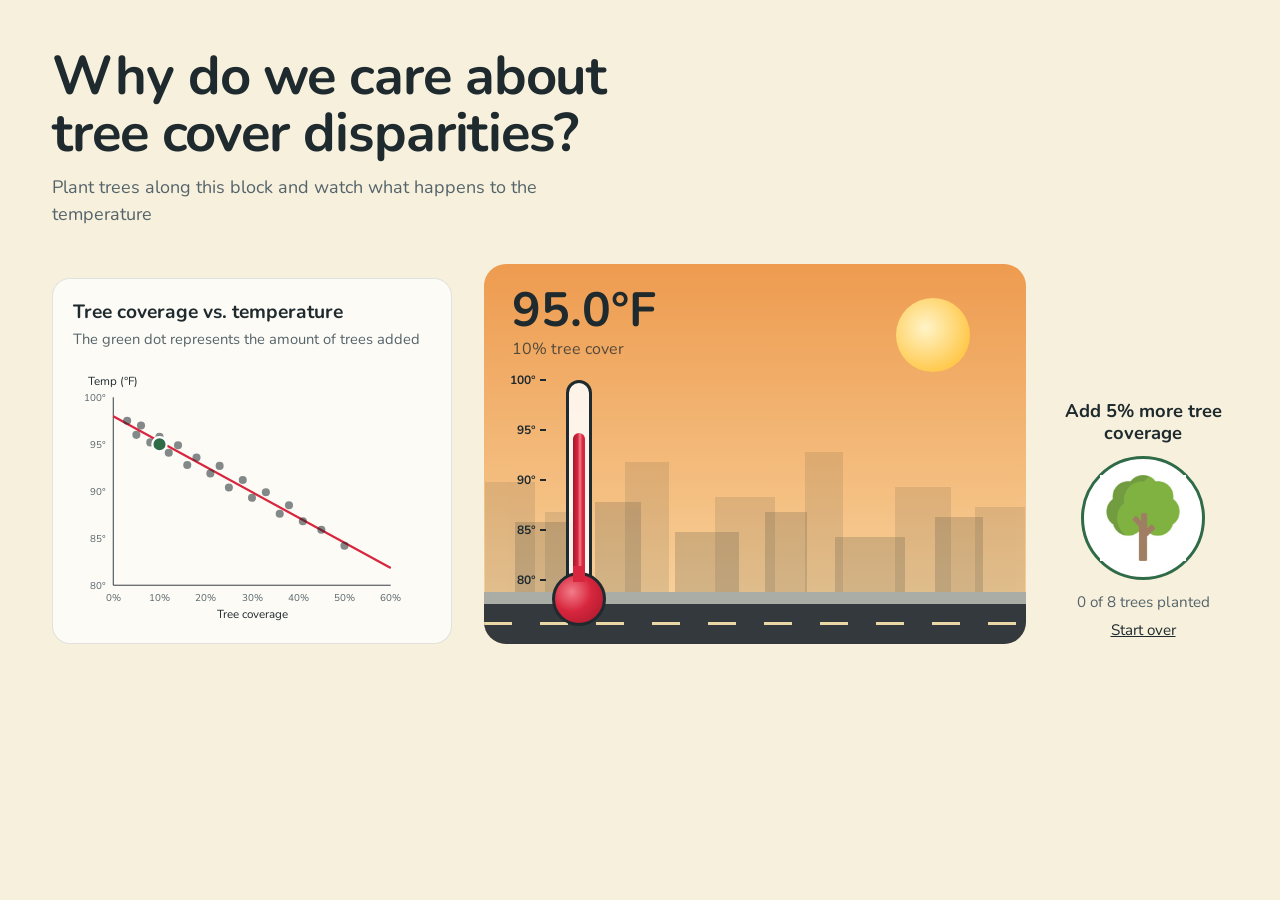
<file: prototypes/vis7-index.html>
<!DOCTYPE html>
<html lang="en">
<head>
  <meta charset="UTF-8">
  <meta name="viewport" content="width=device-width, initial-scale=1">
  <title>Trees and Street Heat</title>
  <!-- pull fonts from Google fonts. Using Bricolage Grotesque for headings and Atkinson Hyperlegible for body text -->
  <link rel="preconnect" href="https://fonts.googleapis.com">
  <link rel="preconnect" href="https://fonts.gstatic.com" crossorigin>
  <link href="https://fonts.googleapis.com/css2?family=Nunito:wght@400;700&display=swap" rel="stylesheet">
  <style>
    /* Colors and fonts used across the page, defined once */
:root {
  --ink: #1F2A2E;
  --ink-soft: #55646A;
  --mercury: #D7263D;
  --mercury-dark: #A3172B;
  --mercury-light: #F27C89;
  --canopy: #2F6B47;
  --asphalt: #33393C;
  --sidewalk: #A9ADA6;
  --display: "Nunito", system-ui, sans-serif;
  --body: "Nunito", system-ui, sans-serif;
}

* { box-sizing: border-box; }

body {
  margin: 0;
  min-height: 100vh;
  font-family: var(--body);
  color: var(--ink);
  background-color: #F6F0DD;
}

.page {
  max-width: 1240px;
  margin: 0 auto;
  padding: 48px 32px;
}

h1 {
  font-family: var(--display);
  font-weight: 700;
  font-size: clamp(2rem, 4.5vw, 3.4rem);
  line-height: 1.05;
  letter-spacing: -0.02em;
  margin: 0 0 12px;
  max-width: 18ch;
}
.intro {
  font-size: 1.125rem;
  line-height: 1.5;
  color: var(--ink-soft);
  margin: 0 0 36px;
  max-width: 52ch;
}

/* The row: chart | scene | controls */
.stage {
  display: flex;
  align-items: flex-end;
  gap: 32px;
}

/* The add-tree control */
.controls {
  flex: 0 0 170px;
  text-align: center;
}
.controls .prompt {
  font-family: var(--display);
  font-weight: 700;
  font-size: 1.15rem;
  line-height: 1.2;
  margin: 0 0 12px;
}
#add-tree {
  width: 124px;
  height: 124px;
  padding: 16px;
  border-radius: 50%;
  background: #FFFFFF;
  border: 3px solid var(--canopy);
  cursor: pointer;
  transition: transform 0.15s ease, background 0.15s ease;
}
#add-tree img,
#add-tree svg {
  width: 100%;
  height: 100%;
  object-fit: contain;
  display: block;
}
#add-tree:hover  { background: #EEF6F0; transform: translateY(-2px); }
#add-tree:active { transform: scale(0.96); }
#add-tree:disabled {
  opacity: 0.45;
  cursor: not-allowed;
  transform: none;
  background: #FFFFFF;
}
#count {
  margin: 12px 0 4px;
  font-size: 0.95rem;
  color: var(--ink-soft);
}
#reset {
  font: inherit;
  font-size: 0.95rem;
  color: var(--ink);
  background: none;
  border: none;
  text-decoration: underline;
  cursor: pointer;
  padding: 4px;
}

/* Visible focus rings for keyboard users */
button:focus-visible {
  outline: 3px solid var(--canopy);
  outline-offset: 3px;
}

/* Street Scene */
.scene{ /* .something indicates "every element with class=something" */
    position: relative; /* frame of reference for every layer inside of the scene */
    flex: 1 1 560px;
    min-width: 0;
    max-width: 560px;
    height: 380px;
    border-radius: 22px;
    overflow: hidden; /* crop anything that sticks out of the scene */
}
.sky {
    position: absolute;
    inset: 0; /* 0 means touch all 4 edges so the sky fills the whole scene */
    transition: opacity 1.2s ease;
}
.sky-hot { background: linear-gradient(#EE9B4F, #F8D7A3); }
.sky-cool { background: linear-gradient(#C4E2EA, #EEF5EF); opacity: 0; } /* set opacity = 0 to start so we can transition to cool sky later */

#sun { /* #something indicates "the one element w id=something" */
    position: absolute;
    top: 34px;
    right: 56px;
    width: 74px;
    height: 74px;
    border-radius: 50%; /* turns the sun from a 74x74 px square into a circle by rounding its corners. at 50%, each corner curves halfway along each side --> circle */
    background: radial-gradient(circle at 40% 40%, #FFF4C8, #FFC94D 72%); /* fills circle w color that spreads out from a point */
        /* radial-gradient: color changes from center point outward, "circle" means gradient spreads evenly in all directions */
        /* at 40% 40% places center 40% from the left and 40% from the top */
    transition: box-shadow 1.2s ease; /* says that whenever the box-shadow chages, animate it over 1.2 seconds instead of jumping */
        /* box-shadow is the glow around the sun */
        /* 1.2s is how long each change takes, and "ease" makes this change start gently, speed up, then slow down again */
}
.skyline {
    position: absolute; /* lets us place the skyline with exact distances from the scenes edges (bc scene has position: relative) */
    left: 0; /* left edge of skyline goes at left edge of the scene */
    bottom: 52px;
    width: 100%;
    height: 150px;
}
.ground {
    position: absolute;
    left: 0;
    right: 0;
    bottom: 0;
    height: 52px;
    background: var(--asphalt); /* set fill color saved under the name "--asphalt", which is define above at the root */
}
.ground::before { /* sidewalk */
    /* before:: and after:: add extra decorative layers to one layer without more html. */
    content: "";
    position: absolute;
    top: 0; left: 0; right: 0;
    height: 12px;
    background: var(--sidewalk);
}
.ground::after { /* painted lane line */
  content: "";
  position: absolute;
  top: 30px; left: 0; right: 0;
  height: 3px;
  background: repeating-linear-gradient(90deg, #E9D8A6 0 28px, transparent 28px 56px);
}
/* trees on the sidewalk */
#tree-layer {
    position: absolute;
    left: 0;
    right: 0;
    bottom: 42px;
    top: 0;
    pointer-events: none;
}

/* Temperature readout */
.readout {
    position: absolute;
    top: 22px;
    left: 28px;
    z-index: 6; /* sets stacking order. So 6 would come after, say, 2 */
}
#temp-readout {
    font-family: var(--display);
    font-weight: 700; /* 700 is bold */
    font-size: 3rem; /* 3 times the page's base text size */
    line-height: 1; /* each line takes up 1x the font size worth of vertical space */
    font-variant-numeric: tabular-nums; /* makes every digit the same width so they don't shift as numbers change */
}
#cover-readout {
    margin-top: 4px;
    font-size: 1rem;
    opacity: 0.75;
}

/* Thermometer */
.thermo {
    position: absolute;
    left: 28px;
    bottom: 18px;
    z-index: 5;
    display: flex; /* turns thermo into a "flex container": direct children are laid out from left to right, not top to bottom. Its two children are class="scale" and class="glass" */
    align-items: flex-end; /* where the children sit vertically when they're diff heights. flex-end lines up bottom edges */
    gap: 6px; /* put 6px of speace btwn the children, so the tick marks don't touch the glass */
}
.scale {
    position: relative;
    width: 34px;
    height: 200px;
    margin-bottom: 46px;   /* lines the labels up with the tube, not the bulb */
}
.scale span{
    position: absolute;
    right: 0;
    transform: translateY(50%); /* move an element after it has been placed without disturbing other elems around it. This is used for centering the labels */
    font-size: 12px;
    font-weight: 700;
    display: flex;
    align-items: center;
    gap: 4px;
}
.scale span::after{
    content:"";
    width: 6px;
    height: 2px;
    background: var(--ink);
}
.glass {
    width: 54px;
}
.tube {
    position: relative;
    width: 26px;
    height: 200px;
    margin: 0 auto;
    background: rgba(255, 255, 255, 0.85);
    border: 3px solid var(--ink);
    border-bottom: 0;
    border-radius: 13px 13px 0 0;
    overflow: hidden;
}
#mercury {
    position: absolute;
    bottom: 0;
    left: 4px;
    right: 4px;
    height: 75%;
    border-radius: 7px 7px 0 0;
    background: linear-gradient(90deg, var(--mercury-dark), var(--mercury) 40%, var(--mercury-light) 58%, var(--mercury) 80%); /* make the flat color look round */
        /* 90deg makes the colors blend side-to-side */
        /* colors stops have the colors in order with their position across the columns width */
    transition: height 1s linear;
}
.bulb {
    position: relative;
    width: 54px;
    height: 54px;
    margin-top: -8px;
    border-radius: 50%;
    border: 3px solid var(--ink);
    background: radial-gradient(circle at 35% 35%, var(--mercury-light), var(--mercury) 45%, var(--mercury-dark));
}
.bulb::before { /* use ::before for things that belong at the start or underneath, and ::after for things that belong at the end or on top. When positioning is absolute and nothing overlaps, pick either one */
    /* joins the red column into the bulb */
    content: "";
    position: absolute;
    top: -9px;
    left: 50%;
    width: 12px;
    height: 16px;
    transform: translateX(-50%);
    background: var(--mercury);
} 

/* Trees */
.tree {
    position: absolute;
    bottom: 0;
    transform: translateX(-50%);
    transform-origin: bottom center;
    animation: plant 0.6s cubic-bezier(0.2, 0.9, 0.3, 1.2);
}
.tree img,
.tree svg {
    display: block;
    width: 100%;
    height: auto;
}
@keyframes plant { /* grow each new tree from sizo 0 to fill size over 0.6 secs */
  from { transform: translateX(-50%) scale(0); }
  to   { transform: translateX(-50%) scale(1); }
}

/* Scatterplot panel */
#chart-panel {
  flex-shrink: 0;   /* keeps the chart from getting squeezed narrower */
}

.chart-inner {
  width: 400px;
  padding: 20px 20px 12px;
  background: rgba(255, 255, 255, 0.72);
  border: 1px solid rgba(31, 42, 46, 0.12);
  border-radius: 18px;
}
.chart-inner h2 {
  font-family: var(--display);
  font-size: 1.2rem;
  margin: 0 0 4px;
}
.chart-inner p {
  margin: 0 0 8px;
  font-size: 0.92rem;
  color: var(--ink-soft);
}
@media (max-width: 1250px) {
  .stage { flex-wrap: wrap; }
  .scene { flex-basis: 100%; }
}
@media (max-width: 700px) {
  .page { padding: 32px 16px 120px; }
  .scene { height: 340px; }
  .chart-inner { width: calc(100vw - 32px); max-width: 400px; }
  #chart-panel { max-width: 100%; }
}

  </style>
</head> 

<body>
  <div class="page">
    <h1>Why do we care about tree cover disparities?</h1>
    <p class="intro">Plant trees along this block and watch what happens to the temperature</p>

    <div class="stage">
        <!-- Left: scatterplot, hidden until revealed w button-->
        <div id="chart-panel">
            <div class="chart-inner">
                <h2>Tree coverage vs. temperature</h2>
                <p>The green dot represents the amount of trees added</p>
                <div id="chart"></div>
            </div>
        </div>

        <!-- Middle: street scene -->
        <div class="scene">
            <div class="sky sky-hot"></div>
            <div class="sky sky-cool" id="sky-cool"></div>
            <div id="sun"></div>

        <!-- City skyline silouhette-->
        <svg class="skyline" viewBox="0 0 560 150" preserveAspectRatio="xMidYMax slice"> <!--viewBox is where we see the street scene (x, y position, then width and height) -->
            <g fill="#1F2A2E" opacity="0.10"> <!-- make the back layer of buildings -->
                <rect x="10"  y="40" width="50" height="110"/>
                <rect x="70"  y="70" width="40" height="80"/>
                <rect x="150" y="20" width="44" height="130"/>
                <rect x="240" y="55" width="60" height="95"/>
                <rect x="330" y="10" width="38" height="140"/>
                <rect x="420" y="45" width="56" height="105"/>
                <rect x="500" y="65" width="50" height="85"/>        
            </g>
            <g fill="#1F2A2E" opacity="0.16"> <!-- front layer -->
                <rect x="40"  y="80"  width="58" height="70"/>
                <rect x="120" y="60"  width="46" height="90"/>
                <rect x="200" y="90"  width="64" height="60"/>
                <rect x="290" y="70"  width="42" height="80"/>
                <rect x="360" y="95"  width="70" height="55"/>
                <rect x="460" y="75"  width="48" height="75"/>
            </g>
        </svg>

        <div id="tree-layer"></div>
        <div class="ground"></div>

        <!-- Thermometer -->
        <div class="readout">
            <div id="temp-readout">95.0°F</div>
            <div id="cover-readout">10% tree cover</div>
        </div>

        <div class="thermo">
            <div class="scale" id="scale"></div>
            <div class="glass">
                <div class="tube"><div id="mercury"></div></div>
                <div class="bulb"></div>
            </div>
        </div>
        </div>

        <!-- Right: add-tree button-->
        <div class="controls">
            <p class="prompt">Add <span id="step-label">5</span>% more tree coverage</p>
            <button id="add-tree"></button>
            <p id="count">0 of 8 trees planted</p>
            <button id="reset">Start over</button>
        </div>

    </div>
  </div>

  <script> // list of instructions the browser runs from top to bottom
    // settings - can change for real data
    const START_COVERAGE = 10; // tree coverage (%) before any trees are added
    const STEP_PERCENT = 5; // coverage added per click
    const START_TEMP     = 95;   // temperature (°F) before any clicks
    const DROP_PER_STEP  = 1.5;  // degrees cooler per click  

    // thermometer scale (temp changes at top and btotom of the tube)
    const THERMO_MIN = 80;
    const THERMO_MAX = 100;

    // Scatterplot points. PLACEHOLDER values: replace with your real data.
    const scatterData = [
    { coverage: 3,  temp: 97.5 }, { coverage: 5,  temp: 96.0 },
    { coverage: 6,  temp: 97.0 }, { coverage: 8,  temp: 95.2 },
    { coverage: 10, temp: 95.8 }, { coverage: 12, temp: 94.1 },
    { coverage: 14, temp: 94.9 }, { coverage: 16, temp: 92.8 },
    { coverage: 18, temp: 93.6 }, { coverage: 21, temp: 91.9 },
    { coverage: 23, temp: 92.7 }, { coverage: 25, temp: 90.4 },
    { coverage: 28, temp: 91.2 }, { coverage: 30, temp: 89.3 },
    { coverage: 33, temp: 89.9 }, { coverage: 36, temp: 87.6 },
    { coverage: 38, temp: 88.5 }, { coverage: 41, temp: 86.8 },
    { coverage: 45, temp: 85.9 }, { coverage: 50, temp: 84.2 }
    ];


    // Tree picture
    const TREE_IMAGE = "tree_icon.png";

    // Where each new tree is planted, in order.
    // x = how far across the street (%), size = 1 is normal, 1.2 is 20% bigger.
    const TREE_SPOTS = [
    { x: 54, size: 1.00 }, { x: 78, size: 0.92 },
    { x: 40, size: 0.86 }, { x: 88, size: 1.05 },
    { x: 66, size: 0.80 }, { x: 47, size: 1.10 },
    { x: 84, size: 0.76 }, { x: 31, size: 0.95 }
    ];
    const MAX_TREES = TREE_SPOTS.length;
    const TREE_WIDTH = 118;       // width in pixels of a size-1 tree

    // get the page elements needed
    const addButton    = document.getElementById("add-tree");
    const resetButton  = document.getElementById("reset");
    const treeLayer    = document.getElementById("tree-layer");
    const mercury      = document.getElementById("mercury");
    const scale        = document.getElementById("scale");
    const tempReadout  = document.getElementById("temp-readout");
    const coverReadout = document.getElementById("cover-readout");
    const countLabel   = document.getElementById("count");
    const skyCool      = document.getElementById("sky-cool");
    const sun          = document.getElementById("sun");
    const chartPanel   = document.getElementById("chart-panel");
    const chart        = document.getElementById("chart");

    document.getElementById("step-label").textContent = STEP_PERCENT; // replace the step-label element's text (which we set to a default earlier) with the step size set in settings
    
    // State: a number that changes
    let treesAdded = 0;

    function currentCoverage() { return START_COVERAGE + treesAdded * STEP_PERCENT; }
    function currentTemp() { return START_TEMP - treesAdded * DROP_PER_STEP; }

    // Write the degree labels next to the tube
    function buildScale() {
    for (let t = THERMO_MIN; t <= THERMO_MAX; t += 5) { // loop to run the code inside 5 times, creating one lael each time
        const label = document.createElement("span");
        label.textContent = t + "°";
        label.style.bottom = ((t - THERMO_MIN) / (THERMO_MAX - THERMO_MIN) * 100) + "%"; 
            // The tube runs from 80° (empty) to 100° (full). At 95°, the formula gives (95 − 80) / (100 − 80) × 100 = 75, so the red column is 75% tall. At 89°, it is 45%.
        scale.appendChild(label);
        }
    }

    // redraw everything from current state
    function update() {
        const temp = currentTemp();

        // Thermometer: turn the temp into percentage of the tube
        let pct = (temp - THERMO_MIN) / (THERMO_MAX - THERMO_MIN) * 100;
        pct = Math.max(0, Math.min(100, pct));
        mercury.style.height = pct + "%";

        tempReadout.textContent = temp.toFixed(1) + "°F";
        coverReadout.textContent = currentCoverage() + "% tree cover";

        countLabel.textContent = `${treesAdded} of ${MAX_TREES} trees planted`;
        addButton.disabled = treesAdded >= MAX_TREES; // greys out add tree button

        // cool the scene: change sky color
        const cool = treesAdded / MAX_TREES;
        const heat = 1 - cool;
        skyCool.style.opacity = cool;

        drawChart();
    }
// make one tree
function makeTreePicture() {
    const img = document.createElement("img");
    img.src = TREE_IMAGE;
    img.onerror = function () {
        console.warn("Could not load TREE_IMAGE '" + TREE_IMAGE);
    };
    return img;
}
// clicking the tree button
addButton.addEventListener("click", function () {
    if (treesAdded >= MAX_TREES) return;
    
    const spot = TREE_SPOTS[treesAdded];
    const tree = document.createElement("div");
    tree.className = "tree";
    tree.style.left = spot.x + "%";
    tree.style.width = (TREE_WIDTH * spot.size) + "px";
    tree.style.zIndex = Math.round(spot.size * 10);
    tree.appendChild(makeTreePicture());
    treeLayer.appendChild(tree);

    treesAdded = treesAdded + 1;
    update();
});

// start over
resetButton.addEventListener("click", function () {
  treeLayer.innerHTML = "";
  treesAdded = 0;
  update();
});

// draw the scatterplot as an svg
const X_MAX = 60;   // coverage axis runs from 0% to 60%

function drawChart() {
  const W = 400, H = 300, pad = 45;

  // Turn a data value into a position in the drawing
  const x = v => pad + v / X_MAX * (W - 2 * pad);
  const y = v => H - pad - (v - THERMO_MIN) / (THERMO_MAX - THERMO_MIN) * (H - 2 * pad);

  // Best-fit line (least squares)
  const n = scatterData.length;
  const meanX = scatterData.reduce((sum, d) => sum + d.coverage, 0) / n;
  const meanY = scatterData.reduce((sum, d) => sum + d.temp, 0) / n;
  let num = 0, den = 0;
  for (const d of scatterData) {
    num += (d.coverage - meanX) * (d.temp - meanY);
    den += (d.coverage - meanX) ** 2;
  }
  const slope = num / den;
  const intercept = meanY - slope * meanX;

  let svg = `<svg viewBox="0 0 ${W} ${H}" width="100%" font-size="11" fill="#55646A">`;

  // Axes and their titles
  svg += `<line x1="${pad}" y1="${H - pad}" x2="${W - pad}" y2="${H - pad}" stroke="#1F2A2E"/>`;
  svg += `<line x1="${pad}" y1="${pad}" x2="${pad}" y2="${H - pad}" stroke="#1F2A2E"/>`;
  svg += `<text x="${W / 2}" y="${H - 8}" text-anchor="middle" font-size="13" fill="#1F2A2E">Tree coverage</text>`;
  svg += `<text x="${pad}" y="${pad - 14}" text-anchor="middle" font-size="13" fill="#1F2A2E">Temp (°F)</text>`;

  // Tick labels
  for (let t = 0; t <= X_MAX; t += 10) {
    svg += `<text x="${x(t)}" y="${H - pad + 18}" text-anchor="middle">${t}%</text>`;
  }
  for (let t = THERMO_MIN; t <= THERMO_MAX; t += 5) {
    svg += `<text x="${pad - 8}" y="${y(t) + 4}" text-anchor="end">${t}°</text>`;
  }

  // Trend line, from 0% to X_MAX
  svg += `<line x1="${x(0)}" y1="${y(intercept)}" x2="${x(X_MAX)}" y2="${y(intercept + slope * X_MAX)}" stroke="#D7263D" stroke-width="2.5"/>`;

  // One dot per neighborhood
  for (const d of scatterData) {
    svg += `<circle cx="${x(d.coverage)}" cy="${y(d.temp)}" r="4.5" fill="#1F2A2E" fill-opacity="0.55"/>`;
  }

  // Your block
  svg += `<circle cx="${x(currentCoverage())}" cy="${y(currentTemp())}" r="8" fill="#2F6B47" stroke="white" stroke-width="2.5"/>`;

  chart.innerHTML = svg + `</svg>`;
}

// setup for when the page first loads
addButton.appendChild(makeTreePicture());
buildScale();
update();

  </script>
</body>
</html>
</file>
<file: prototypes/canopy-paper-map/canopy-map.css>
@font-face{font-family:Nunito;src:url('assets/Nunito.ttf') format('truetype');font-weight:200 1000;font-display:swap}
.canopy-chapter{--paper:#f3efdc;--paper-light:#fbf7e9;--ink:#203e2c;--green:#416348;--muted:#68735e;--line:#cecbb5;--terra:#aa714c;--shadow:#d9d2b8;box-sizing:border-box;max-width:1280px;margin:auto;padding:18px 32px;height:100svh;min-height:600px;display:grid;grid-template-rows:auto auto minmax(0,1fr) auto;gap:13px;color:var(--ink);background:var(--paper);font-family:Nunito,Arial,sans-serif}
.canopy-chapter *{box-sizing:border-box}.canopy-chapter [hidden]{display:none!important}.canopy-chapter button,.canopy-chapter select,.canopy-chapter input{font:inherit}.canopy-chapter button{cursor:pointer}.canopy-chapter a{color:inherit}.canopy-chapter button:focus-visible,.canopy-chapter select:focus-visible,.canopy-chapter input:focus-visible,.canopy-chapter path:focus-visible{outline:2px solid var(--terra);outline-offset:3px}.canopy-chapter .chapter-header{display:flex;justify-content:space-between;gap:14px;font-size:10px;letter-spacing:1px;font-weight:800}.canopy-chapter .wordmark{text-decoration:none}.canopy-chapter .wordmark span{font-weight:500;color:var(--muted)}.canopy-chapter .chapter-number{font-size:9px}.canopy-chapter .chapter-number>span{padding:0 8px;color:var(--terra)}.canopy-chapter .chapter-intro{display:flex;justify-content:space-between;align-items:center;gap:24px;margin:1px 0 0}.canopy-chapter .eyebrow{font-size:9px;letter-spacing:1.7px;font-weight:800;color:var(--muted);margin:0 0 6px}.canopy-chapter h1{font-size:32px;line-height:1.1;letter-spacing:-.8px;font-weight:800;margin:0}.canopy-chapter h1 br{display:none}.canopy-chapter h1 em{font-style:normal;color:var(--green)}.canopy-chapter .intro-copy{max-width:320px}.canopy-chapter .intro-copy p{font-size:12px;line-height:1.4;margin:0 0 5px}.canopy-chapter .intro-copy>span{font-size:10px;color:var(--muted)}
.canopy-chapter .explorer{display:grid;grid-template-columns:minmax(0,1fr) 320px;gap:28px;min-height:0}.canopy-chapter .atlas{min-height:0;min-width:0;display:grid;grid-template-rows:26px minmax(0,1fr) auto;gap:5px}.canopy-chapter .atlas-top{display:flex;justify-content:space-between;align-items:center;border-top:1px solid var(--line);font-size:9px;font-weight:800;letter-spacing:1px;padding-top:6px}.canopy-chapter .map-tools{display:flex;align-items:center;gap:15px;letter-spacing:0}.canopy-chapter .map-tools>span{font-size:14px}.canopy-chapter #toggle-basemap{border:0;background:none;color:var(--ink);padding:2px 0;text-decoration:underline;font-size:10px}.canopy-chapter .map-stage{position:relative;min-height:0}.canopy-chapter #canopy-map{display:block;width:100%;height:100%;overflow:visible}.canopy-chapter .context-basemap{opacity:.78;filter:grayscale(1) sepia(.25);mix-blend-mode:multiply}.canopy-chapter .boundary-backing{fill:var(--shadow)}.canopy-chapter .city-outline{fill:var(--paper-light);stroke:#798b71;stroke-width:1}.canopy-chapter.basemap-visible .boundary-backing{display:none}.canopy-chapter.basemap-visible .city-outline{fill:none}.canopy-chapter .grid-cell{stroke:var(--paper);stroke-width:.5;vector-effect:non-scaling-stroke;cursor:pointer;outline:none;transition:opacity .15s}.canopy-chapter.basemap-visible .grid-cell{fill-opacity:var(--canopy-alpha,.6)}.canopy-chapter .grid-cell.is-dimmed{opacity:.18}.canopy-chapter .hover-outline{fill:none!important;filter:none!important;transform:none;stroke:var(--ink);stroke-width:2;pointer-events:none;vector-effect:non-scaling-stroke}.canopy-chapter .selection-outline{fill:none;stroke-width:2.4;vector-effect:non-scaling-stroke;pointer-events:none}.canopy-chapter .selection-outline.a{stroke:var(--ink)}.canopy-chapter .selection-outline.b{stroke:var(--terra)}.canopy-chapter .zero-hatch{pointer-events:none;opacity:.55}.canopy-chapter .selection-tag{pointer-events:none}.canopy-chapter .selection-tag circle{fill:var(--ink);stroke:var(--paper-light);stroke-width:2}.canopy-chapter .selection-tag.b circle{fill:var(--terra)}.canopy-chapter .selection-tag text{fill:var(--paper-light);font:800 14px Nunito,sans-serif;text-anchor:middle;dominant-baseline:central}.canopy-chapter .basemap-credit{position:absolute;right:0;bottom:0;max-width:190px;font-size:9px;line-height:1.2;color:var(--muted);margin:0;padding:3px;background:var(--paper)}.canopy-chapter .basemap-credit a{color:inherit}.canopy-chapter .map-bottom{width:min(100%,490px);margin:auto}.canopy-chapter .layer-opacity-control{display:flex;align-items:center;gap:13px;margin-bottom:7px}.canopy-chapter .layer-opacity-control label{font-size:10px;white-space:nowrap;color:var(--muted)}.canopy-chapter .layer-opacity-control output{font-weight:800;color:var(--ink);margin-left:8px}.canopy-chapter #canopy-opacity{width:100%;min-width:70px;height:16px;accent-color:var(--green);margin:0}.canopy-chapter .legend-title{display:flex;justify-content:space-between;font-size:10px;font-weight:700;margin-bottom:4px}.canopy-chapter #clear-filter{font-size:10px;border:0;padding:0;background:none;text-decoration:underline;color:var(--terra)}.canopy-chapter .map-legend{display:flex;gap:4px}.canopy-chapter .legend-button{flex:1;border:0;background:none;padding:0 0 3px;font-size:10px;color:var(--muted)}.canopy-chapter .legend-swatch{height:8px;display:block;margin-bottom:3px}.canopy-chapter .legend-button[aria-pressed=true]{border-bottom:2px solid var(--ink);color:var(--ink)}.canopy-chapter .legend-note{font-size:9px;color:var(--muted);margin:3px 0;line-height:1.3}
.canopy-chapter .field-notes{min-height:0;padding-top:8px}.canopy-chapter .field-notes>.eyebrow{margin-bottom:10px}.canopy-chapter .paper-note{position:relative;background:var(--paper-light);padding:12px 17px 11px;box-shadow:3px 4px 0 var(--shadow);border-radius:2px 8px 3px 4px;transform:rotate(-.4deg)}.canopy-chapter .paper-note:before{content:'';position:absolute;width:44px;height:10px;top:-5px;left:43%;background:#d4ccaa99;transform:rotate(3deg)}.canopy-chapter .note-top{font-size:11px;font-weight:800}.canopy-chapter .detail-value{font-size:42px;font-weight:800;letter-spacing:-1px;line-height:1.05;margin:7px 0 0}.canopy-chapter .percent{font-size:24px;padding-left:2px}.canopy-chapter .value-label{font-size:11px;color:var(--muted);margin:2px 0 8px}.canopy-chapter .note-bottom{border-top:1px solid var(--line);padding-top:7px;font-size:10px}.canopy-chapter .note-bottom>span{font-weight:700}.canopy-chapter .note-bottom p{font-size:10px;line-height:1.4;color:var(--muted);margin:5px 0 0}.canopy-chapter .grid-picker-label{display:block;font-size:10px;color:var(--muted);margin:13px 0 2px}.canopy-chapter #grid-picker{font-size:11px;width:100%;color:var(--ink);padding:5px 0;border:0;border-bottom:1px solid var(--line);background:transparent}.canopy-chapter .comparison{margin-top:15px}.canopy-chapter .comparison-header{display:flex;justify-content:space-between;align-items:center;gap:12px}.canopy-chapter h2{font-size:18px;line-height:1.2;margin:0;font-weight:800;letter-spacing:-.3px}.canopy-chapter #reset-selection{border:0;background:none;color:var(--muted);font-size:10px;text-decoration:underline;padding:2px 0}.canopy-chapter .compare-instruction{font-size:10px;line-height:1.4;color:var(--muted);margin:7px 0}.canopy-chapter .compare-slots{display:grid;grid-template-columns:1fr 1fr;gap:14px}.canopy-chapter .compare-slot{display:flex;flex-direction:column;gap:3px;text-align:left;background:none;border:0;border-top:1px solid var(--line);padding:7px 0 4px;color:var(--ink);min-height:65px}.canopy-chapter .compare-slot[aria-pressed=true]{border-top:3px solid var(--ink);padding-top:5px}.canopy-chapter #slot-b[aria-pressed=true]{border-color:var(--terra)}.canopy-chapter .slot-label{display:flex;gap:8px;font-size:10px}.canopy-chapter .slot-letter{font-weight:800}.canopy-chapter .compare-slot strong{font-size:23px;line-height:1.1;font-weight:800}.canopy-chapter #slot-b strong{color:var(--terra)}.canopy-chapter .slot-action{font-size:9px;color:var(--muted)}.canopy-chapter .comparison-bars{margin-top:9px}.canopy-chapter .bar-row{display:grid;grid-template-columns:10px 1fr 43px;gap:7px;align-items:center;font-size:10px;margin-top:6px}.canopy-chapter .bar-track{height:6px;background:#e2dfcb}.canopy-chapter .bar-track>div{height:100%;background:var(--ink);transition:width .2s}.canopy-chapter #bar-b{background:var(--terra)}.canopy-chapter .bar-axis{display:flex;justify-content:space-between;margin:4px 50px 0 17px;font-size:9px;color:var(--muted)}.canopy-chapter .comparison-result{font-size:11px;line-height:1.4;margin:8px 0 0}.canopy-chapter .comparison-result strong{font-size:15px}.canopy-chapter .data-footer{position:relative;display:flex;justify-content:space-between;align-items:flex-start;gap:15px;border-top:1px solid var(--line);padding-top:7px;font-size:9px;line-height:1.4;color:var(--muted)}.canopy-chapter .data-footer>p{margin:0;max-width:800px}.canopy-chapter .data-footer code{font:700 9px Nunito,sans-serif}.canopy-chapter .data-footer summary{white-space:nowrap;cursor:pointer;text-decoration:underline}.canopy-chapter .data-footer details>div{position:absolute;z-index:9;bottom:calc(100% + 8px);right:0;width:min(640px,100%);max-height:50svh;overflow:auto;background:var(--paper-light);box-shadow:0 3px 20px #203e2c26;border:1px solid var(--line);padding:17px;font-size:12px;line-height:1.6}.canopy-chapter .data-footer details p{margin:0 0 10px}.canopy-chapter .sr-only{position:absolute;width:1px;height:1px;padding:0;margin:-1px;overflow:hidden;clip:rect(0,0,0,0);white-space:nowrap;border:0}
@media(min-width:900px) and (min-height:850px){.canopy-chapter{padding:26px 38px;gap:18px}.canopy-chapter h1{font-size:40px}.canopy-chapter .detail-value{font-size:50px}.canopy-chapter .paper-note{padding:19px}.canopy-chapter .comparison{margin-top:24px}.canopy-chapter .compare-slot{min-height:82px}.canopy-chapter h2{font-size:22px}.canopy-chapter .note-bottom p{font-size:11px}.canopy-chapter .comparison-result{font-size:12px}}
@media(max-width:760px){.canopy-chapter{height:auto;min-height:100svh;padding:19px 18px;display:block}.canopy-chapter .chapter-header{font-size:9px}.canopy-chapter .chapter-number{font-size:8px}.canopy-chapter .chapter-intro{display:block;margin:24px 0 20px}.canopy-chapter h1{font-size:30px}.canopy-chapter .intro-copy{max-width:none;margin-top:12px}.canopy-chapter .explorer{display:block}.canopy-chapter .atlas{display:block}.canopy-chapter .atlas-top{height:30px}.canopy-chapter .map-stage{height:min(66svh,560px);min-height:330px}.canopy-chapter .map-bottom{margin-top:12px}.canopy-chapter .field-notes{margin-top:23px;padding-top:17px;border-top:1px solid var(--line)}.canopy-chapter .data-footer{margin-top:24px;display:block}.canopy-chapter .data-footer details{margin-top:8px}.canopy-chapter .paper-note{padding:17px}.canopy-chapter .detail-value{font-size:44px}.canopy-chapter .note-bottom p{font-size:11px}.canopy-chapter #grid-picker{font-size:16px}.canopy-chapter .legend-button{min-height:35px}.canopy-chapter .compare-slot{min-height:80px}.canopy-chapter .comparison-result{font-size:12px}}
@media(prefers-reduced-motion:reduce){.canopy-chapter *{transition:none!important}}

@media(min-width:761px){.canopy-chapter{max-width:1120px;padding:16px 26px;gap:10px}.canopy-chapter .chapter-intro{gap:20px}.canopy-chapter .intro-copy{max-width:285px}.canopy-chapter .intro-copy p{font-size:11px}.canopy-chapter .legend-note{display:none}.canopy-chapter .layer-opacity-control{margin-bottom:5px}.canopy-chapter .map-bottom{padding-top:2px}.canopy-chapter .field-notes{padding-top:7px}.canopy-chapter .legend-button{padding-bottom:1px}}

/* Readable comparison copy without increasing the map's viewport footprint. */
.canopy-chapter .compare-instruction{font-size:13px;line-height:1.4;margin:8px 0}
.canopy-chapter .slot-label{font-size:12px;gap:8px}
.canopy-chapter .slot-letter{font-size:13px}
.canopy-chapter .slot-action{font-size:12px;line-height:1.35}
.canopy-chapter .compare-slot{min-height:79px;gap:5px}
.canopy-chapter .compare-slot strong{font-size:27px}
.canopy-chapter .comparison-result{font-size:14px;line-height:1.4;margin-top:11px}
.canopy-chapter .comparison-result strong{font-size:17px}
.canopy-chapter #reset-selection{font-size:12px}
.canopy-chapter .legend-title{font-size:12px;line-height:1.35;margin-bottom:5px}
.canopy-chapter .legend-button{font-size:12px}
.canopy-chapter .grid-picker-label{font-size:12px}
.canopy-chapter #grid-picker{font-size:13px}
@media(max-width:760px){.canopy-chapter #grid-picker{font-size:16px}}

/* Part 1: concise guidance and a bridge to the administrative hierarchy. */
.canopy-chapter{grid-template-rows:auto auto auto minmax(0,1fr) auto auto;gap:9px}
.canopy-chapter .intro-copy{max-width:350px}
.canopy-chapter .intro-copy p{font-size:13px;line-height:1.35}
.canopy-chapter .intro-copy>span{font-size:11px}
.canopy-chapter .interaction-guide{display:flex;gap:20px;border-top:1px solid var(--line);padding:9px 0 0;font-size:12px;line-height:1.4}
.canopy-chapter .interaction-guide>span{flex:1}
.canopy-chapter .interaction-guide b{display:block;font-size:12px;margin-bottom:2px}
.canopy-chapter .story-bridge{margin:0;padding:8px 11px;background:#e6e7cf;border-left:3px solid var(--green);font-size:12px;line-height:1.4}
.canopy-chapter .story-bridge strong{font-weight:800;margin-right:5px}
.canopy-chapter .legend-note{display:block;font-size:10px;line-height:1.35;margin:4px 0 0}
.canopy-chapter #filter-status{font-size:10px;font-weight:500;color:var(--muted)}
.canopy-chapter .note-bottom p{font-size:11px}
.canopy-chapter .comparison{margin-top:12px}
.canopy-chapter .comparison-result{font-size:13px;margin-top:8px}
.canopy-chapter .compare-slot{min-height:72px}
.canopy-chapter .bar-row{font-size:11px}
@media(max-width:760px){.canopy-chapter .interaction-guide{display:block;margin-bottom:15px}.canopy-chapter .interaction-guide>span{display:block;margin-bottom:8px}.canopy-chapter .interaction-guide b{display:inline;margin-right:6px}.canopy-chapter .story-bridge{margin-top:20px}.canopy-chapter .intro-copy{max-width:none}}
@media(min-width:761px) and (max-height:680px){.canopy-chapter{padding:12px 24px;gap:6px}.canopy-chapter h1{font-size:28px}.canopy-chapter .interaction-guide{padding-top:5px}.canopy-chapter .field-notes{padding-top:0}.canopy-chapter .grid-picker-label{margin-top:8px}.canopy-chapter .paper-note{padding:10px 14px}.canopy-chapter .detail-value{font-size:35px}.canopy-chapter .comparison{margin-top:9px}.canopy-chapter .compare-instruction{margin:6px 0}.canopy-chapter .compare-slot{min-height:65px}.canopy-chapter .story-bridge{padding:6px 9px}}

@media(min-width:761px){.canopy-chapter .field-notes>.eyebrow{margin-bottom:6px}.canopy-chapter .paper-note{padding:9px 14px}.canopy-chapter .detail-value{font-size:35px;margin-top:4px}.canopy-chapter .value-label{margin-bottom:5px}.canopy-chapter .note-bottom{padding-top:5px}.canopy-chapter .note-bottom p{margin-top:3px;font-size:10px;line-height:1.3}.canopy-chapter .grid-picker-label{margin-top:8px}.canopy-chapter .comparison{margin-top:9px}.canopy-chapter .compare-instruction{margin:6px 0}.canopy-chapter .compare-slot{min-height:62px;gap:3px}.canopy-chapter .comparison-result{font-size:12px;line-height:1.3;margin-top:6px}.canopy-chapter .comparison-result strong{font-size:15px}.canopy-chapter .comparison-bars{margin-top:5px}}

/* Two-screen reading flow: context first, exploration second. No scroll hijacking. */
html{scroll-behavior:smooth;scroll-padding-top:0}
.canopy-introduction{box-sizing:border-box;min-height:100svh;max-width:1180px;margin:0 auto;padding:24px 40px 18px;color:#203e2c;font-family:Nunito,Arial,sans-serif;display:flex;flex-direction:column;justify-content:space-between}
.canopy-introduction *{box-sizing:border-box}
.intro-masthead{display:flex;justify-content:space-between;gap:20px;font-size:10px;letter-spacing:1.5px;font-weight:800;padding-bottom:18px;border-bottom:1px solid #cecbb5}
.intro-layout{display:grid;grid-template-columns:1.15fr 1fr;gap:65px;align-items:center;margin:28px 0}
.intro-kicker{font-size:10px;font-weight:800;letter-spacing:1.6px;margin:0 0 13px;color:#68735e}
.intro-narrative h1{font-size:clamp(36px,3.8vw,50px);line-height:1.08;letter-spacing:-1.3px;margin:0 0 18px;font-weight:850}
.intro-narrative h1 em{font-style:normal;color:#5d733e}
.intro-lead{font-size:18px;line-height:1.5;margin:0 0 22px;max-width:535px}
.intro-explanation h2{font-size:15px;font-weight:800;margin:17px 0 6px}
.intro-explanation p{font-size:14px;line-height:1.55;margin:0;max-width:535px;color:#435843}
.intro-question{font-size:15px;line-height:1.45;border-left:3px solid #aa714c;padding:0 0 0 13px;margin:22px 0}
.intro-question span{display:block;font-size:9px;letter-spacing:1.3px;font-weight:800;color:#68735e;margin-bottom:5px}
.explore-link{display:inline-flex;align-items:center;gap:35px;padding:12px 18px;background:#203e2c;color:#fbf7e9;text-decoration:none;font-size:14px;font-weight:800;border-radius:3px}
.explore-link:focus-visible,.back-to-intro:focus-visible{outline:2px solid #aa714c;outline-offset:4px}
.intro-map-paper{margin:0;padding:18px 22px;background:#fbf7e9;box-shadow:5px 6px 0 #d9d2b8;transform:rotate(.6deg);border-radius:2px 7px 3px 4px;position:relative}
.intro-map-paper:before{content:'';position:absolute;top:-7px;left:43%;width:60px;height:15px;background:#d4ccaa99;transform:rotate(-4deg)}
.intro-figure-heading{display:flex;justify-content:space-between;font-size:9px;letter-spacing:1.1px;font-weight:800;color:#68735e}
#canopy-preview{display:block;width:100%;height:clamp(260px,48svh,440px);margin:8px 0}
.intro-map-paper figcaption{display:flex;gap:10px;align-items:center;font-size:11px;justify-content:center}
.intro-color-key{width:60px;height:8px;background:linear-gradient(to right,#f2edbd,#c8dca1,#91b980,#5e9260,#345c3c)}
.intro-figure-note{font-size:11px;line-height:1.4;color:#68735e;text-align:center;margin:12px 0 1px}
.intro-scroll-note{font-size:11px;color:#68735e;margin:0;text-align:center}
.canopy-chapter{grid-template-rows:auto auto minmax(0,1fr) auto auto;scroll-margin-top:0;border-top:1px solid #cecbb5}
.canopy-chapter .chapter-number a{color:var(--green);text-decoration:none;letter-spacing:0;font-size:11px}
.canopy-chapter .chapter-number a:hover{text-decoration:underline}
.canopy-chapter .intro-copy{max-width:390px}
.canopy-chapter .intro-copy>span{display:block;font-size:11px;line-height:1.35}
.canopy-chapter .story-bridge{background:transparent;border-left:0;border-top:1px solid var(--line);padding:9px 0 1px;line-height:1.45}
@media(min-width:761px) and (max-height:700px){.canopy-introduction{padding:18px 36px 12px}.intro-layout{gap:45px;margin:18px 0}.intro-narrative h1{font-size:36px;margin-bottom:12px}.intro-lead{font-size:16px;margin-bottom:15px}.intro-explanation h2{margin-top:12px}.intro-explanation p{font-size:13px}.intro-question{margin:15px 0;font-size:14px}.intro-map-paper{padding:16px}#canopy-preview{height:43svh}}
@media(max-width:760px){.canopy-introduction{padding:22px;min-height:100svh}.intro-masthead{font-size:9px;letter-spacing:.6px}.intro-layout{display:flex;flex-direction:column;gap:35px;margin:30px 0}.intro-narrative h1{font-size:37px}.intro-lead{font-size:17px}.intro-explanation p{font-size:15px}.intro-map-paper{width:min(100%,430px)}#canopy-preview{height:340px}.intro-scroll-note{margin-bottom:8px}.canopy-chapter .story-bridge{padding:13px 0}}
@media(prefers-reduced-motion:reduce){html{scroll-behavior:auto}}

/* Editorial revision: larger question-led title and a scrollable reading card. */
.intro-layout{grid-template-columns:1.1fr 1fr;gap:65px;margin:38px 0;align-items:center}
.intro-narrative h1{font-size:clamp(48px,5.3vw,72px);line-height:1.04;letter-spacing:-1.8px;margin-bottom:26px}
.intro-narrative h1>span,.intro-narrative h1>em{display:block}
.intro-lead{font-size:18px;line-height:1.6;max-width:470px;margin-bottom:27px}
.intro-reading-note{font-size:12px;line-height:1.5;color:#68735e;margin:14px 0 0}
.intro-text-paper{position:relative;background:#fbf7e9;padding:22px 24px 15px;box-shadow:5px 6px 0 #d9d2b8;border-radius:3px 8px 3px 4px;min-width:0}
.intro-text-paper:before{content:'';position:absolute;top:-7px;left:43%;width:60px;height:15px;background:#d4ccaa99;transform:rotate(-3deg)}
.reading-header{display:flex;justify-content:space-between;gap:16px;letter-spacing:1.2px;font-size:10px;font-weight:800;color:#68735e;border-bottom:1px solid #d9d2b8;padding-bottom:14px}
.reading-scroll{height:clamp(330px,52svh,500px);overflow-y:auto;scrollbar-color:#82966a #ebe7d4;scrollbar-width:thin;padding:0 18px 0 0;scroll-behavior:smooth}
.reading-scroll:focus-visible{outline:2px solid #aa714c;outline-offset:5px}
.reading-section{padding:26px 0 30px;border-bottom:1px solid #d9d2b8}
.reading-section:last-child{border-bottom:0}
.reading-number{font-size:10px;font-weight:800;letter-spacing:1.1px;color:#7b875f}
.reading-section h2{font-size:26px;line-height:1.18;letter-spacing:-.5px;margin:12px 0 18px}
.reading-section p{font-size:15px;line-height:1.6;color:#435843;margin:0 0 16px}
.reading-section p:last-child{margin-bottom:0}
.reading-section strong{color:#203e2c;font-weight:800}
.reading-section .reading-scale{font-size:12px;font-weight:800;padding:11px;background:#e9ead5;color:#416348;border-left:3px solid #91b980}
.reading-section .reading-prompt{font-size:21px;color:#203e2c;line-height:1.35;font-weight:700}
.reading-map-link{display:inline-block;color:#416348;font-weight:800;font-size:14px;text-underline-offset:4px}
.reading-scroll-hint{border-top:1px solid #d9d2b8;padding:12px 0 0;margin:0;font-size:11px;color:#68735e}
.canopy-chapter .story-bridge{display:grid;grid-template-columns:155px 1fr;gap:22px;align-items:center;background:#e9ead8;border:0;border-radius:3px;padding:12px 16px;margin:0}
.canopy-chapter .bridge-label{font-size:9px;font-weight:800;letter-spacing:1.3px;color:var(--green)}
.canopy-chapter .bridge-label>span{font-size:21px;display:block;margin-top:2px;line-height:1}
.canopy-chapter .story-bridge h2{font-size:17px;line-height:1.2;letter-spacing:-.2px;margin:0 0 4px}
.canopy-chapter .story-bridge p{font-size:11px;line-height:1.4;color:var(--muted);margin:0}
.canopy-chapter .data-footer{font-size:10px;gap:22px}
.canopy-chapter .data-footer>p{max-width:820px}
.canopy-chapter .data-footer>p a{text-underline-offset:2px}
@media(min-width:761px){.canopy-chapter .field-notes{padding-top:32px}}
@media(min-width:761px) and (max-height:700px){.intro-narrative h1{font-size:clamp(43px,4.8vw,60px)}.intro-lead{font-size:16px}.intro-layout{margin:24px 0}.reading-scroll{height:48svh;min-height:300px}.reading-section h2{font-size:23px}.reading-section p{font-size:14px}.canopy-chapter .field-notes{padding-top:25px}.canopy-chapter .story-bridge{padding:8px 12px}.canopy-chapter .story-bridge h2{font-size:15px}}
@media(max-width:760px){.intro-layout{display:flex;gap:30px;margin:32px 0}.intro-narrative h1{font-size:clamp(43px,10vw,65px)}.intro-lead{font-size:17px}.intro-text-paper{width:100%;padding:20px}.reading-scroll{height:420px;max-height:65svh;min-height:280px}.reading-section h2{font-size:25px}.canopy-chapter .field-notes{padding-top:28px}.canopy-chapter .story-bridge{display:block;margin-top:24px;padding:15px}.canopy-chapter .bridge-label{margin-bottom:10px}.canopy-chapter .bridge-label>span{display:inline;margin-left:10px}.canopy-chapter .story-bridge p{font-size:13px}.canopy-chapter .story-bridge h2{font-size:20px}.canopy-chapter .data-footer{font-size:11px}}
@media(prefers-reduced-motion:reduce){.reading-scroll{scroll-behavior:auto}}

/* Scroll-linked floating cards, using page scroll rather than an inner text scroller. */
.canopy-introduction{height:300svh;min-height:0;max-width:none;padding:0;display:block;position:relative}
.intro-sticky{position:sticky;top:0;height:100svh;min-height:610px;max-width:1180px;margin:auto;padding:24px 40px 18px;display:flex;flex-direction:column;justify-content:space-between;box-sizing:border-box}
.intro-scroll-stop{position:absolute;width:1px;height:1px;pointer-events:none}
#canopy-data{top:0}#canopy-purpose{top:100svh}#canopy-observe{top:200svh}
.intro-layout{flex:1;margin:25px 0;gap:65px;grid-template-columns:1.1fr 1fr}
.intro-narrative h1{font-size:clamp(46px,5vw,68px);line-height:1.08;letter-spacing:-1.6px;margin:0 0 25px}
.intro-lead{font-size:21px;line-height:1.45;max-width:440px;margin-bottom:18px}
.intro-reading-note{font-size:14px;line-height:1.6;margin:0 0 25px}
.floating-reading{min-width:0}.floating-deck{position:relative;height:clamp(420px,64svh,530px);isolation:isolate}
.floating-card{position:absolute;inset:0;background:#fbf7e9;border-radius:3px 9px 3px 5px;padding:28px 28px 24px;box-shadow:5px 7px 0 #d9d2b8,0 12px 30px #203e2c0c;will-change:opacity,transform;transform:translateY(0);opacity:0;pointer-events:none;box-sizing:border-box}
.floating-card:first-child{opacity:1;pointer-events:auto}
.floating-card:before{content:'';position:absolute;top:-7px;left:43%;width:60px;height:15px;background:#d4ccaa99;transform:rotate(-3deg)}
.floating-card h2{font-size:27px;line-height:1.2;letter-spacing:-.5px;margin:14px 0 22px}
.floating-card p{font-size:15px;line-height:1.6;color:#435843;margin:0 0 18px}
.floating-card strong{color:#203e2c;font-weight:800}
.floating-card .reading-scale{font-size:12px;background:#e9ead5;border-left:3px solid #91b980;padding:10px;margin:0;color:#416348;font-weight:800}
.floating-card .reading-prompt{font-size:22px;font-weight:700;line-height:1.4;color:#203e2c}
.reading-progress{display:flex;justify-content:center;gap:24px;margin-top:22px}
.reading-progress a{color:#68735e;text-decoration:none;font-size:11px;display:flex;gap:7px;align-items:center;padding:5px 0}
.reading-progress a>span{display:block;width:7px;height:7px;border-radius:50%;background:#c6c9ae}
.reading-progress a[aria-current=step]{color:#203e2c;font-weight:800}.reading-progress a[aria-current=step]>span{background:#416348}
.reading-progress a:focus-visible{outline:2px solid #aa714c;outline-offset:4px}
.canopy-chapter .chapter-intro{justify-content:flex-start;margin-bottom:8px}
.canopy-chapter .field-notes{padding-top:32px}
@media(min-width:761px) and (max-height:700px){.intro-sticky{padding:18px 36px 12px}.floating-deck{height:420px}.floating-card{padding:22px}.floating-card h2{font-size:25px;margin:12px 0 16px}.floating-card p{font-size:14px;margin-bottom:15px}.intro-narrative h1{font-size:clamp(42px,4.8vw,60px)}}
@media(max-width:760px){.canopy-introduction{height:300svh}.intro-sticky{padding:18px 22px 14px;min-height:670px}.intro-layout{display:flex;gap:22px;margin:20px 0}.intro-narrative{width:100%}.intro-narrative h1{font-size:38px;line-height:1.05;margin-bottom:12px}.intro-narrative h1 br{display:none}.intro-lead{font-size:16px;margin-bottom:12px}.intro-reading-note{display:none}.explore-link{padding:9px 13px;font-size:12px}.floating-reading{width:100%;max-width:470px;margin:auto}.floating-deck{height:340px}.floating-card{padding:20px}.floating-card h2{font-size:22px;margin:10px 0 13px}.floating-card p{font-size:13px;line-height:1.5;margin-bottom:13px}.floating-card .reading-prompt{font-size:19px}.floating-card .reading-scale{font-size:10px;padding:8px}.reading-progress{margin-top:12px}.intro-scroll-note{font-size:10px}.canopy-chapter .field-notes{padding-top:28px}}
@media(prefers-reduced-motion:reduce){.floating-card{will-change:auto}}

/* Narrow screens use a readable stack rather than clipping floating cards. */
@media(max-width:760px){.canopy-introduction{height:auto}.intro-sticky{position:static;height:auto;min-height:0}.intro-scroll-stop,.reading-progress{display:none}.intro-layout{display:flex;flex-direction:column}.floating-deck{height:auto}.floating-card{position:relative;inset:auto;opacity:1!important;transform:none!important;pointer-events:auto!important;margin:0 0 25px;padding:24px}.floating-card p{font-size:14px}.floating-card h2{font-size:25px}.intro-scroll-note{margin-bottom:14px}.intro-narrative h1{font-size:42px}}

/* Short editorial copy: no labels, callouts or emphasis inside the cards. */
.floating-deck{height:clamp(310px,47svh,390px)}
.floating-card{padding:32px;display:flex;flex-direction:column;justify-content:center}
.floating-card h2{font-size:28px;line-height:1.2;margin:0 0 22px;letter-spacing:-.4px}
.floating-card p{font-size:17px;line-height:1.65;margin:0 0 17px;color:#435843}
.floating-card p:last-child{margin-bottom:0}
@media(min-width:761px) and (max-height:700px){.floating-deck{height:320px}.floating-card{padding:28px}.floating-card h2{font-size:25px}.floating-card p{font-size:15px}}
@media(max-width:760px){.floating-deck{height:auto}.floating-card{min-height:260px;padding:26px}.floating-card h2{font-size:26px}.floating-card p{font-size:16px}}

/* Contextual floating reminder, with an explicit dismiss/reopen control. */

/* Local prompts sit next to the interaction they explain. */
.canopy-chapter .interaction-nudge{font:600 12px/1.4 Nunito,sans-serif;color:var(--green);background:rgba(251,247,233,.78);border:1px solid #d5d4bd;border-radius:7px;box-shadow:1px 3px 8px #203e2c10;padding:9px 12px;margin:0;pointer-events:none;animation:canopy-nudge-float 4s ease-in-out infinite}
.canopy-chapter .interaction-nudge[hidden]{display:none}
.canopy-chapter .map-nudge{position:absolute;z-index:4;top:9%;right:3%;max-width:175px}
.canopy-chapter .map-nudge span{display:block;font-size:22px;line-height:1;margin-top:3px}
.canopy-chapter .map-bottom{position:relative}
.canopy-chapter .legend-nudge{position:absolute;right:0;bottom:calc(100% - 39px);padding:6px 10px;animation-delay:-1.5s}
.canopy-chapter .legend-nudge span{margin-left:5px}
@keyframes canopy-nudge-float{0%,100%{transform:translateY(0)}50%{transform:translateY(-4px)}}
@media(prefers-reduced-motion:reduce){.canopy-chapter .interaction-nudge{animation:none}}
@media(max-width:760px){.canopy-chapter .map-nudge{font-size:11px;max-width:155px}.canopy-chapter .legend-nudge{font-size:11px;bottom:calc(100% - 37px)}}

.canopy-chapter .legend-title{gap:8px;align-items:center}
.canopy-chapter .legend-nudge{position:static;flex-shrink:0;font-size:11px;padding:3px 8px}
@media(max-width:760px){.canopy-chapter .legend-title{flex-wrap:wrap}}

.canopy-chapter .basemap-credit{box-sizing:border-box;background:rgba(243,239,220,.86)}

.canopy-chapter .map-nudge{width:max-content;max-width:none;white-space:nowrap}
</file>
<file: prototypes/Tree_Huggers_Four_Pages/canopy/canopy-map.css>
@font-face{font-family:Nunito;src:url('assets/Nunito.ttf') format('truetype');font-weight:200 1000;font-display:swap}
.canopy-chapter{--paper:#f3efdc;--paper-light:#fbf7e9;--ink:#203e2c;--green:#416348;--muted:#68735e;--line:#cecbb5;--terra:#aa714c;--shadow:#d9d2b8;box-sizing:border-box;max-width:1280px;margin:auto;padding:18px 32px;height:100svh;min-height:600px;display:grid;grid-template-rows:auto auto minmax(0,1fr) auto;gap:13px;color:var(--ink);background:var(--paper);font-family:Nunito,Arial,sans-serif}
.canopy-chapter *{box-sizing:border-box}.canopy-chapter [hidden]{display:none!important}.canopy-chapter button,.canopy-chapter select,.canopy-chapter input{font:inherit}.canopy-chapter button{cursor:pointer}.canopy-chapter a{color:inherit}.canopy-chapter button:focus-visible,.canopy-chapter select:focus-visible,.canopy-chapter input:focus-visible,.canopy-chapter path:focus-visible{outline:2px solid var(--terra);outline-offset:3px}.canopy-chapter .chapter-header{display:flex;justify-content:space-between;gap:14px;font-size:10px;letter-spacing:1px;font-weight:800}.canopy-chapter .wordmark{text-decoration:none}.canopy-chapter .wordmark span{font-weight:500;color:var(--muted)}.canopy-chapter .chapter-number{font-size:9px}.canopy-chapter .chapter-number>span{padding:0 8px;color:var(--terra)}.canopy-chapter .chapter-intro{display:flex;justify-content:space-between;align-items:center;gap:24px;margin:1px 0 0}.canopy-chapter .eyebrow{font-size:9px;letter-spacing:1.7px;font-weight:800;color:var(--muted);margin:0 0 6px}.canopy-chapter h1{font-size:32px;line-height:1.1;letter-spacing:-.8px;font-weight:800;margin:0}.canopy-chapter h1 br{display:none}.canopy-chapter h1 em{font-style:normal;color:var(--green)}.canopy-chapter .intro-copy{max-width:320px}.canopy-chapter .intro-copy p{font-size:12px;line-height:1.4;margin:0 0 5px}.canopy-chapter .intro-copy>span{font-size:10px;color:var(--muted)}
.canopy-chapter .explorer{display:grid;grid-template-columns:minmax(0,1fr) 320px;gap:28px;min-height:0}.canopy-chapter .atlas{min-height:0;min-width:0;display:grid;grid-template-rows:26px minmax(0,1fr) auto;gap:5px}.canopy-chapter .atlas-top{display:flex;justify-content:space-between;align-items:center;border-top:1px solid var(--line);font-size:9px;font-weight:800;letter-spacing:1px;padding-top:6px}.canopy-chapter .map-tools{display:flex;align-items:center;gap:15px;letter-spacing:0}.canopy-chapter .map-tools>span{font-size:14px}.canopy-chapter #toggle-basemap{border:0;background:none;color:var(--ink);padding:2px 0;text-decoration:underline;font-size:10px}.canopy-chapter .map-stage{position:relative;min-height:0}.canopy-chapter #canopy-map{display:block;width:100%;height:100%;overflow:visible}.canopy-chapter .context-basemap{opacity:.78;filter:grayscale(1) sepia(.25);mix-blend-mode:multiply}.canopy-chapter .boundary-backing{fill:var(--shadow)}.canopy-chapter .city-outline{fill:var(--paper-light);stroke:#798b71;stroke-width:1}.canopy-chapter.basemap-visible .boundary-backing{display:none}.canopy-chapter.basemap-visible .city-outline{fill:none}.canopy-chapter .grid-cell{stroke:var(--paper);stroke-width:.5;vector-effect:non-scaling-stroke;cursor:pointer;outline:none;transition:opacity .15s}.canopy-chapter.basemap-visible .grid-cell{fill-opacity:var(--canopy-alpha,.6)}.canopy-chapter .grid-cell.is-dimmed{opacity:.18}.canopy-chapter .hover-outline{fill:none!important;filter:none!important;transform:none;stroke:var(--ink);stroke-width:2;pointer-events:none;vector-effect:non-scaling-stroke}.canopy-chapter .selection-outline{fill:none;stroke-width:2.4;vector-effect:non-scaling-stroke;pointer-events:none}.canopy-chapter .selection-outline.a{stroke:var(--ink)}.canopy-chapter .selection-outline.b{stroke:var(--terra)}.canopy-chapter .zero-hatch{pointer-events:none;opacity:.55}.canopy-chapter .selection-tag{pointer-events:none}.canopy-chapter .selection-tag circle{fill:var(--ink);stroke:var(--paper-light);stroke-width:2}.canopy-chapter .selection-tag.b circle{fill:var(--terra)}.canopy-chapter .selection-tag text{fill:var(--paper-light);font:800 14px Nunito,sans-serif;text-anchor:middle;dominant-baseline:central}.canopy-chapter .basemap-credit{position:absolute;right:0;bottom:0;max-width:190px;font-size:9px;line-height:1.2;color:var(--muted);margin:0;padding:3px;background:var(--paper)}.canopy-chapter .basemap-credit a{color:inherit}.canopy-chapter .map-bottom{width:min(100%,490px);margin:auto}.canopy-chapter .layer-opacity-control{display:flex;align-items:center;gap:13px;margin-bottom:7px}.canopy-chapter .layer-opacity-control label{font-size:10px;white-space:nowrap;color:var(--muted)}.canopy-chapter .layer-opacity-control output{font-weight:800;color:var(--ink);margin-left:8px}.canopy-chapter #canopy-opacity{width:100%;min-width:70px;height:16px;accent-color:var(--green);margin:0}.canopy-chapter .legend-title{display:flex;justify-content:space-between;font-size:10px;font-weight:700;margin-bottom:4px}.canopy-chapter #clear-filter{font-size:10px;border:0;padding:0;background:none;text-decoration:underline;color:var(--terra)}.canopy-chapter .map-legend{display:flex;gap:4px}.canopy-chapter .legend-button{flex:1;border:0;background:none;padding:0 0 3px;font-size:10px;color:var(--muted)}.canopy-chapter .legend-swatch{height:8px;display:block;margin-bottom:3px}.canopy-chapter .legend-button[aria-pressed=true]{border-bottom:2px solid var(--ink);color:var(--ink)}.canopy-chapter .legend-note{font-size:9px;color:var(--muted);margin:3px 0;line-height:1.3}
.canopy-chapter .field-notes{min-height:0;padding-top:8px}.canopy-chapter .field-notes>.eyebrow{margin-bottom:10px}.canopy-chapter .paper-note{position:relative;background:var(--paper-light);padding:12px 17px 11px;box-shadow:3px 4px 0 var(--shadow);border-radius:2px 8px 3px 4px;transform:rotate(-.4deg)}.canopy-chapter .paper-note:before{content:'';position:absolute;width:44px;height:10px;top:-5px;left:43%;background:#d4ccaa99;transform:rotate(3deg)}.canopy-chapter .note-top{font-size:11px;font-weight:800}.canopy-chapter .detail-value{font-size:42px;font-weight:800;letter-spacing:-1px;line-height:1.05;margin:7px 0 0}.canopy-chapter .percent{font-size:24px;padding-left:2px}.canopy-chapter .value-label{font-size:11px;color:var(--muted);margin:2px 0 8px}.canopy-chapter .note-bottom{border-top:1px solid var(--line);padding-top:7px;font-size:10px}.canopy-chapter .note-bottom>span{font-weight:700}.canopy-chapter .note-bottom p{font-size:10px;line-height:1.4;color:var(--muted);margin:5px 0 0}.canopy-chapter .grid-picker-label{display:block;font-size:10px;color:var(--muted);margin:13px 0 2px}.canopy-chapter #grid-picker{font-size:11px;width:100%;color:var(--ink);padding:5px 0;border:0;border-bottom:1px solid var(--line);background:transparent}.canopy-chapter .comparison{margin-top:15px}.canopy-chapter .comparison-header{display:flex;justify-content:space-between;align-items:center;gap:12px}.canopy-chapter h2{font-size:18px;line-height:1.2;margin:0;font-weight:800;letter-spacing:-.3px}.canopy-chapter #reset-selection{border:0;background:none;color:var(--muted);font-size:10px;text-decoration:underline;padding:2px 0}.canopy-chapter .compare-instruction{font-size:10px;line-height:1.4;color:var(--muted);margin:7px 0}.canopy-chapter .compare-slots{display:grid;grid-template-columns:1fr 1fr;gap:14px}.canopy-chapter .compare-slot{display:flex;flex-direction:column;gap:3px;text-align:left;background:none;border:0;border-top:1px solid var(--line);padding:7px 0 4px;color:var(--ink);min-height:65px}.canopy-chapter .compare-slot[aria-pressed=true]{border-top:3px solid var(--ink);padding-top:5px}.canopy-chapter #slot-b[aria-pressed=true]{border-color:var(--terra)}.canopy-chapter .slot-label{display:flex;gap:8px;font-size:10px}.canopy-chapter .slot-letter{font-weight:800}.canopy-chapter .compare-slot strong{font-size:23px;line-height:1.1;font-weight:800}.canopy-chapter #slot-b strong{color:var(--terra)}.canopy-chapter .slot-action{font-size:9px;color:var(--muted)}.canopy-chapter .comparison-bars{margin-top:9px}.canopy-chapter .bar-row{display:grid;grid-template-columns:10px 1fr 43px;gap:7px;align-items:center;font-size:10px;margin-top:6px}.canopy-chapter .bar-track{height:6px;background:#e2dfcb}.canopy-chapter .bar-track>div{height:100%;background:var(--ink);transition:width .2s}.canopy-chapter #bar-b{background:var(--terra)}.canopy-chapter .bar-axis{display:flex;justify-content:space-between;margin:4px 50px 0 17px;font-size:9px;color:var(--muted)}.canopy-chapter .comparison-result{font-size:11px;line-height:1.4;margin:8px 0 0}.canopy-chapter .comparison-result strong{font-size:15px}.canopy-chapter .data-footer{position:relative;display:flex;justify-content:space-between;align-items:flex-start;gap:15px;border-top:1px solid var(--line);padding-top:7px;font-size:9px;line-height:1.4;color:var(--muted)}.canopy-chapter .data-footer>p{margin:0;max-width:800px}.canopy-chapter .data-footer code{font:700 9px Nunito,sans-serif}.canopy-chapter .data-footer summary{white-space:nowrap;cursor:pointer;text-decoration:underline}.canopy-chapter .data-footer details>div{position:absolute;z-index:9;bottom:calc(100% + 8px);right:0;width:min(640px,100%);max-height:50svh;overflow:auto;background:var(--paper-light);box-shadow:0 3px 20px #203e2c26;border:1px solid var(--line);padding:17px;font-size:12px;line-height:1.6}.canopy-chapter .data-footer details p{margin:0 0 10px}.canopy-chapter .sr-only{position:absolute;width:1px;height:1px;padding:0;margin:-1px;overflow:hidden;clip:rect(0,0,0,0);white-space:nowrap;border:0}
@media(min-width:900px) and (min-height:850px){.canopy-chapter{padding:26px 38px;gap:18px}.canopy-chapter h1{font-size:40px}.canopy-chapter .detail-value{font-size:50px}.canopy-chapter .paper-note{padding:19px}.canopy-chapter .comparison{margin-top:24px}.canopy-chapter .compare-slot{min-height:82px}.canopy-chapter h2{font-size:22px}.canopy-chapter .note-bottom p{font-size:11px}.canopy-chapter .comparison-result{font-size:12px}}
@media(max-width:760px){.canopy-chapter{height:auto;min-height:100svh;padding:19px 18px;display:block}.canopy-chapter .chapter-header{font-size:9px}.canopy-chapter .chapter-number{font-size:8px}.canopy-chapter .chapter-intro{display:block;margin:24px 0 20px}.canopy-chapter h1{font-size:30px}.canopy-chapter .intro-copy{max-width:none;margin-top:12px}.canopy-chapter .explorer{display:block}.canopy-chapter .atlas{display:block}.canopy-chapter .atlas-top{height:30px}.canopy-chapter .map-stage{height:min(66svh,560px);min-height:330px}.canopy-chapter .map-bottom{margin-top:12px}.canopy-chapter .field-notes{margin-top:23px;padding-top:17px;border-top:1px solid var(--line)}.canopy-chapter .data-footer{margin-top:24px;display:block}.canopy-chapter .data-footer details{margin-top:8px}.canopy-chapter .paper-note{padding:17px}.canopy-chapter .detail-value{font-size:44px}.canopy-chapter .note-bottom p{font-size:11px}.canopy-chapter #grid-picker{font-size:16px}.canopy-chapter .legend-button{min-height:35px}.canopy-chapter .compare-slot{min-height:80px}.canopy-chapter .comparison-result{font-size:12px}}
@media(prefers-reduced-motion:reduce){.canopy-chapter *{transition:none!important}}

@media(min-width:761px){.canopy-chapter{max-width:1120px;padding:16px 26px;gap:10px}.canopy-chapter .chapter-intro{gap:20px}.canopy-chapter .intro-copy{max-width:285px}.canopy-chapter .intro-copy p{font-size:11px}.canopy-chapter .legend-note{display:none}.canopy-chapter .layer-opacity-control{margin-bottom:5px}.canopy-chapter .map-bottom{padding-top:2px}.canopy-chapter .field-notes{padding-top:7px}.canopy-chapter .legend-button{padding-bottom:1px}}

/* Readable comparison copy without increasing the map's viewport footprint. */
.canopy-chapter .compare-instruction{font-size:13px;line-height:1.4;margin:8px 0}
.canopy-chapter .slot-label{font-size:12px;gap:8px}
.canopy-chapter .slot-letter{font-size:13px}
.canopy-chapter .slot-action{font-size:12px;line-height:1.35}
.canopy-chapter .compare-slot{min-height:79px;gap:5px}
.canopy-chapter .compare-slot strong{font-size:27px}
.canopy-chapter .comparison-result{font-size:14px;line-height:1.4;margin-top:11px}
.canopy-chapter .comparison-result strong{font-size:17px}
.canopy-chapter #reset-selection{font-size:12px}
.canopy-chapter .legend-title{font-size:12px;line-height:1.35;margin-bottom:5px}
.canopy-chapter .legend-button{font-size:12px}
.canopy-chapter .grid-picker-label{font-size:12px}
.canopy-chapter #grid-picker{font-size:13px}
@media(max-width:760px){.canopy-chapter #grid-picker{font-size:16px}}
</file>
<file: prototypes/Tree_Huggers_Four_Pages/story.css>
html{scroll-behavior:auto}body{margin:0;background:#f3efdc;color:#203e2c;font-family:Nunito,Arial,sans-serif}*{box-sizing:border-box}.story-track{height:400svh;position:relative}.story-stage{position:sticky;top:0;height:100svh;isolation:isolate}.story-stop{position:absolute;width:1px;height:1px;pointer-events:none}.story-stop:nth-of-type(1){top:0}.story-stop:nth-of-type(2){top:100svh}.story-stop:nth-of-type(3){top:200svh}.story-stop:nth-of-type(4){top:300svh}.cover-layer,.map-panel{position:absolute;inset:0}.cover-layer{z-index:2;display:grid;place-items:center;background:#f3efdc}.map-panel{z-index:1;opacity:0;pointer-events:none;background:#f3efdc}.map-panel.is-ready{pointer-events:auto}.cover-scene{position:relative;width:min(100%,calc(100svh * 16 / 9));aspect-ratio:16/9;overflow:hidden;container-type:inline-size;background:#99c5c4}.cover-scene .scene-landscape{position:absolute;inset:0;width:100%;height:100%;object-fit:contain;transform-origin:64% 65%;will-change:transform}.cover-title{position:absolute;top:11%;left:50%;width:40%;transform:translateX(-50%);text-align:center}.cover-atlanta{display:block;width:100%;height:auto;filter:drop-shadow(0 .12cqw .06cqw #183e2c22)}.cover-subtitle{position:relative;width:76%;margin:-1.6cqw auto 0}.cover-subtitle>img:first-child{display:block;width:100%;height:auto}.cover-question{position:absolute;left:102%;top:7%;width:13%;height:auto;opacity:0}.story-bubble{position:absolute;width:21%;opacity:0;will-change:opacity,transform}.story-bubble>img{display:block;width:100%;height:auto;filter:drop-shadow(0 .12cqw .08cqw #203e2c16)}.story-bubble p{position:absolute;left:12%;top:47%;width:76%;transform:translateY(-50%);text-align:center;color:#203e2c;font-size:1.65cqw;line-height:1.25;margin:0}.story-bubble strong{font-size:2.5cqw;font-weight:800}.story-bubble.one{left:8%;top:36%}.story-bubble.two{right:6%;top:35%}.story-bubble.three{left:7%;top:61%}.story-bubble.four{right:5%;top:60%}.closer-prompt{position:absolute;left:7%;top:37%;width:26%;opacity:0;transform:translateY(10px)}.closer-prompt>img{display:block;width:100%;height:auto}.cover-chrome{position:absolute;top:18px;left:26px;right:26px;z-index:3;display:flex;align-items:center;justify-content:space-between;gap:20px;font-size:10px;letter-spacing:1px}.story-brand{color:#203e2c;text-decoration:none;font-weight:800;padding:5px 8px;background:#f3efdcde;border-radius:2px}.story-nav{display:flex;align-items:center;gap:13px;padding:4px 7px;background:#f3efdceb;border-radius:2px;letter-spacing:0}.story-nav button{font:600 11px Nunito,Arial,sans-serif;color:#65725f;border:0;background:transparent;padding:4px 0;cursor:pointer;border-bottom:2px solid transparent}.story-nav button[aria-current=step]{color:#203e2c;border-color:#203e2c;font-weight:800}.story-nav button:focus-visible,.story-next:focus-visible,.story-brand:focus-visible{outline:2px solid #aa714c;outline-offset:3px}.story-next{position:absolute;bottom:21px;left:50%;transform:translateX(-50%);border:0;border-radius:3px;box-shadow:1px 2px 0 #203e2c18;background:#f3efdcf0;padding:10px 18px;font:700 13px Nunito,sans-serif;color:#203e2c;cursor:pointer;z-index:3}.story-status{position:absolute;bottom:23px;right:27px;padding:4px 7px;background:#f3efdceb;font:600 10px Nunito,sans-serif;color:#203e2c;border-radius:2px;z-index:3}.story-sr-only{position:absolute;width:1px;height:1px;padding:0;margin:-1px;overflow:hidden;clip:rect(0,0,0,0);white-space:nowrap;border:0}.map-panel .canopy-chapter .chapter-header{align-items:center}.map-panel .canopy-chapter .chapter-intro{margin-top:0}.map-panel .canopy-chapter .story-nav{background:none;padding:0}.map-panel .canopy-chapter .story-nav button{font-size:10px}.map-panel .canopy-chapter .wordmark{white-space:nowrap}
@media(max-width:900px){.story-nav{gap:9px}.story-nav button{font-size:10px}.cover-chrome{left:16px;right:16px}}
@media(max-width:760px){.map-panel{overflow:auto}.story-nav{gap:8px}.story-nav button{font-size:10px}.cover-chrome{top:12px;align-items:flex-start;gap:10px;flex-wrap:wrap}.story-brand{font-size:9px}.story-status{bottom:70px;right:14px}.story-next{bottom:20px;font-size:12px}.map-panel .canopy-chapter .chapter-header{flex-wrap:wrap}.cover-scene{width:100%}.story-bubble p{font-size:1.75cqw}.story-bubble strong{font-size:2.6cqw}}
@media(prefers-reduced-motion:reduce){html{scroll-behavior:auto}.cover-scene .scene-landscape{will-change:auto}.story-bubble{will-change:auto}}

.project-heading{position:absolute;top:15%;left:4%;width:92%;text-align:center}.project-heading h1{font:900 5.7cqw/1.06 Nunito,Arial,sans-serif;letter-spacing:-.15cqw;margin:0;color:#203e2c}.project-heading h1 span{display:block}.project-heading h1 span+span{color:#5d733e}.project-heading p{font:600 2cqw/1.3 Nunito,Arial,sans-serif;margin:1.1cqw 0 0;color:#203e2c}.cover-title{opacity:0}.story-bubble.two p{font-size:1.45cqw}.story-bubble.four p{font-size:1.45cqw}.overview-source{position:absolute;left:2%;bottom:2%;margin:0;padding:.3cqw .5cqw;background:#f3efdce8;font-size:.85cqw;font-weight:600;opacity:0;color:#203e2c}
</file>
